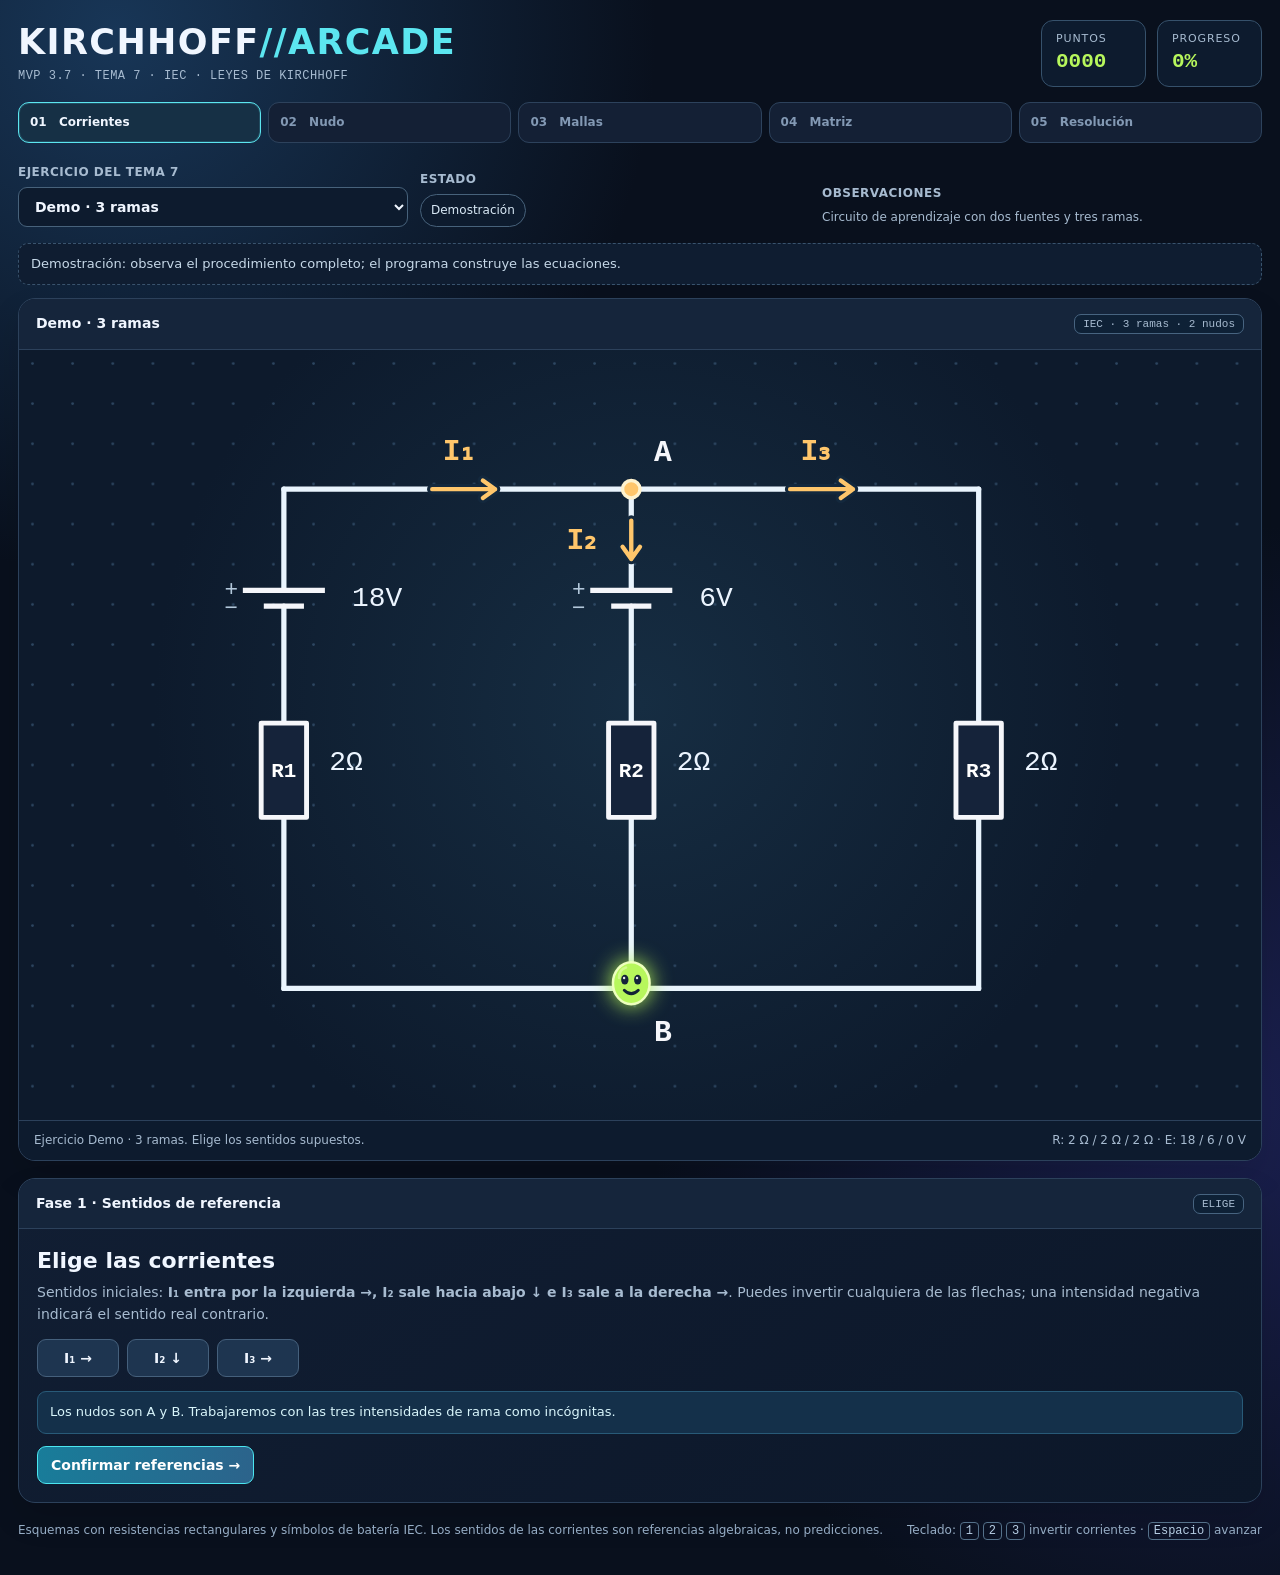
<file: kirchhoff/index.html>
<!doctype html>
<html lang="es">
<head>
<meta charset="utf-8">
<meta name="viewport" content="width=device-width, initial-scale=1">
<meta name="color-scheme" content="dark">
<title>Kirchhoff Arcade · MVP 3.7</title>
<style>
  :root { --bg:#09101d; --card:#111c30; --card2:#0c182b; --border:#2c415b; --txt:#f0f6ff; --muted:#a7bbd0; --cyan:#5ce6f0; --lime:#b7f75c; --amber:#ffc66b; --red:#ff7786; --purple:#ac98ff; }
  *{box-sizing:border-box}
  body{margin:0;background:radial-gradient(circle at 9% 2%,#183657 0,transparent 28%),radial-gradient(circle at 96% 70%,#1b2050 0,transparent 35%),var(--bg);color:var(--txt);font:15px/1.55 system-ui,-apple-system,"Segoe UI",sans-serif;min-height:100vh}
  .shell{max-width:1580px;margin:auto;padding:20px 18px 34px}
  .top{display:flex;align-items:center;justify-content:space-between;gap:14px;flex-wrap:wrap;margin-bottom:15px}
  .logo{font-size:clamp(25px,3vw,35px);font-weight:900;letter-spacing:.04em;line-height:1.1}
  .logo span{color:var(--cyan)}
  .sub{font:12px/1.4 ui-monospace,Consolas,monospace;color:var(--muted);margin-top:6px;letter-spacing:.04em}
  .score{display:flex;gap:11px;flex-wrap:wrap}
  .stat{background:#0d1b2e;border:1px solid #36516b;padding:9px 14px;border-radius:12px;min-width:105px}
  .stat small{display:block;color:var(--muted);font-size:11px;text-transform:uppercase;letter-spacing:.08em}
  .stat strong{font:700 21px/1.45 ui-monospace,Consolas,monospace;color:var(--lime)}
  .stages{display:flex;gap:7px;margin:12px 0 16px;overflow:auto;padding-bottom:4px}
  .stage{flex:1;min-width:132px;background:#142035;border:1px solid #2d425c;border-radius:11px;padding:10px 11px;color:#8399b4;font-size:12px;font-weight:700}
  .stage.active{border-color:var(--cyan);color:var(--txt);background:#163045;box-shadow:inset 0 0 0 1px #5ce6f02a}
  .stage.done{color:var(--lime);border-color:#53843e}
  .stage b{margin-right:8px;color:inherit}
  .layout{display:grid;grid-template-columns:1fr;gap:17px;align-items:start}
  .card{background:linear-gradient(145deg,#111e33,#0c1729);border:1px solid var(--border);border-radius:17px;box-shadow:0 16px 33px #0000001f;overflow:hidden}
  .cardhead{display:flex;justify-content:space-between;align-items:center;gap:12px;padding:14px 17px;border-bottom:1px solid var(--border);background:#15253b}
  .cardhead strong{font-size:14px}
  .chip{border:1px solid #476480;background:#0e2136;border-radius:7px;padding:3px 8px;color:var(--muted);font:11px ui-monospace,Consolas,monospace}
  .board{padding:10px;background:radial-gradient(circle at 50% 46%,#162d42 0,#0d1a2c 65%);position:relative}
  #circuit{display:block;width:100%;height:auto;max-height:min(1000px,78vw);overflow:visible}
  .wire{stroke:#e9f4fd;stroke-width:3;fill:none;stroke-linecap:round;stroke-linejoin:round}
  .symbol{stroke:#f5f6fa;stroke-width:2.8;fill:#15233a;stroke-linejoin:round}
  .source-plate{stroke:#f5f6fa;stroke-width:3;stroke-linecap:square}
  .txt{fill:#f5f6fa;font:600 17px ui-monospace,Consolas,monospace}
  .txtsm{fill:#b2c7da;font:13px ui-monospace,Consolas,monospace}
  .component-value{fill:#ecf5ff;font:400 16px/1.2 ui-monospace,Consolas,monospace;pointer-events:none}
  .resistor-name{fill:#fff;font:700 12px ui-monospace,Consolas,monospace;text-anchor:middle;pointer-events:none}
  .direction-outline{fill:none;stroke:#13283d;stroke-width:6;stroke-linecap:round;stroke-linejoin:round}
  .direction{stroke:var(--amber);stroke-width:2.5;fill:none;stroke-linecap:round;stroke-linejoin:round}
  .dirlabel{fill:var(--amber);font:750 17px ui-monospace,Consolas,monospace;pointer-events:none}
  .dir-result{fill:var(--amber);stroke:#0b1c2c;stroke-width:3;paint-order:stroke;stroke-linejoin:round;font:650 17px ui-monospace,Consolas,monospace;pointer-events:none}
  .dir-result.six-current-value{font-size:15px}
  .dir-result.six-current-value.tight-value{font-size:13px}
  .dir-result.six-current-value.narrow-value{font-size:12px}
  .nod{fill:var(--amber);stroke:#fff3ce;stroke-width:2}
  .nodeglow{fill:none;stroke:var(--amber);stroke-width:2;opacity:.7}
  .branch-hit{fill:transparent;cursor:pointer}
  .branch-hit:focus{outline:none;stroke:var(--cyan);stroke-width:2;stroke-dasharray:5 5}
  .node-hit{fill:transparent;cursor:pointer}

  .dirclick{fill:transparent;cursor:pointer}
  /* Un sombreado violeta tenue distingue la malla activa del ámbar de las corrientes,
     del verde del personaje y del blanco de los símbolos. Detrás de todos ellos. */
  .glowloop{fill:#7569a8;fill-opacity:.28;stroke:#c4b9f0;stroke-opacity:.67;stroke-width:1.8;stroke-dasharray:8 7;pointer-events:none}
  #hero{--worm-fill:#b7f75c;--worm-edge:#edffbe;--worm-dark:#619b36;--worm-glow:#b7f755}
  #hero.hero-sad{--worm-fill:#a64a17;--worm-edge:#e99659;--worm-dark:#723317;--worm-glow:#e9965955}
  .hero-body,.hero-segment{fill:var(--worm-fill);stroke:var(--worm-edge);stroke-width:1.4}
  .hero-segment{stroke-width:1.1}
  .hero-spine{fill:none;stroke:var(--worm-dark);stroke-width:10;stroke-linecap:round;stroke-linejoin:round}
  .hero-shine{fill:none;stroke:var(--worm-edge);stroke-width:1.5;stroke-linecap:round;opacity:.5;pointer-events:none}
  .hero-eye{fill:#15233a}
  .hero-eye-light{fill:#fff;opacity:.9}
  .hero-mouth{stroke:#122236;stroke-width:1.7;fill:none;stroke-linecap:round}
  .hero-eyes{transform-box:fill-box;transform-origin:center;transition:transform .28s ease-in-out,opacity .25s ease-in-out}
  #heroMouth{transition:opacity .25s ease-in-out}
  .hero-open-smile{opacity:0;transform:scaleY(.2);transform-box:fill-box;transform-origin:center;transition:opacity .28s ease-in-out,transform .28s ease-in-out}
  .hero-hand{opacity:0;transform:translateY(5px) scale(.6);transform-origin:11px 4px;transition:opacity .3s ease-in-out,transform .3s ease-in-out;pointer-events:none}
  .hero-hand-outline{fill:var(--worm-fill);stroke:var(--worm-edge);stroke-width:1;stroke-linecap:round;stroke-linejoin:round}
  .hero-greeting .hero-eyes{transform:scaleY(.18)}
  .hero-greeting #heroMouth{opacity:0}
  .hero-greeting .hero-open-smile{opacity:1;transform:scaleY(1)}
  .hero-greeting .hero-hand{opacity:1;transform:translateY(0) scale(1)}
  .hero-greeting #heroWave{animation:heroWave 1.2s ease-in-out;transform-origin:0 0}
  @keyframes heroWave{0%,100%{transform:rotate(0deg)}20%,60%{transform:rotate(-17deg)}40%,80%{transform:rotate(18deg)}}
  .hero-face{transform-box:fill-box;transform-origin:center}
  .hero-pain{opacity:0;transition:opacity .28s ease-in-out;pointer-events:none}
  .hero-happy .hero-eyes{transform:scaleY(.3)}
  .hero-happy #heroMouth{opacity:0}
  .hero-happy .hero-open-smile{opacity:1;transform:scaleY(1);animation:heroLaugh 1.15s ease-in-out infinite}
  .hero-happy .hero-face{animation:heroJoy 1.15s ease-in-out infinite}
  .hero-suffering .hero-eyes,.hero-suffering #heroMouth{opacity:0}
  .hero-suffering .hero-pain{opacity:1}
  .hero-suffering .hero-face{animation:heroWince .65s ease-in-out infinite}
  .hero-suffering .hero-tear{animation:heroTear 1.3s ease-in-out infinite}
  @keyframes heroJoy{0%,100%{transform:translateY(0) scale(1)}50%{transform:translateY(-.7px) scale(1.04)}}
  @keyframes heroLaugh{0%,100%{transform:scaleY(.9)}50%{transform:scaleY(1.08)}}
  @keyframes heroWince{0%,100%{transform:rotate(0deg)}25%{transform:rotate(-2deg)}75%{transform:rotate(2deg)}}
  @keyframes heroTear{0%{opacity:0;transform:translateY(-1px)}25%{opacity:.9}100%{opacity:0;transform:translateY(5px)}}
  .hero-tip{fill:var(--worm-edge);stroke:var(--worm-dark);stroke-width:1.5;stroke-linejoin:round}
  .lap-chip{color:var(--amber);font-weight:700;margin:6px 0 0}
  .eq-equals{display:flex;align-items:center;justify-content:center;font:900 30px ui-monospace,monospace;color:var(--cyan)}
  #hero{filter:drop-shadow(0 0 6px var(--worm-glow));cursor:pointer;pointer-events:all;touch-action:none;user-select:none}
  #hero.hero-user-hidden{visibility:hidden;pointer-events:none}
  #heroHit{fill:none;stroke:transparent;stroke-width:28;pointer-events:stroke;cursor:pointer}
  .boardfoot{display:flex;justify-content:space-between;gap:10px;flex-wrap:wrap;padding:10px 15px;background:#0d1b2e;border-top:1px solid var(--border);color:var(--muted);font-size:12px}
  .boardfoot b{color:var(--cyan);font-weight:600}
  .body{padding:18px}
  .phase-title{margin:0 0 7px;font-size:22px;font-weight:850;line-height:1.25}
  .desc{color:var(--muted);margin:0 0 14px;font-size:14px}
  .btnrow{display:flex;gap:9px;flex-wrap:wrap;align-items:center}
  button{color:var(--txt);font:600 14px system-ui,sans-serif;border:1px solid #45607c;background:#1e3550;padding:10px 13px;border-radius:9px;cursor:pointer;transition:filter .12s,transform .12s}
  button:hover:not(:disabled){filter:brightness(1.18)}
  button:active:not(:disabled){transform:translateY(1px)}
  button:disabled{opacity:.4;cursor:not-allowed}
  button.primary{background:linear-gradient(100deg,#187d9a,#2c638b);border-color:#4be6f0;color:white}
  button.success{background:#376c37;border-color:#91db66}
  button.ghost{background:transparent;border-color:#47627b;color:#afc6dc}
  button.small{padding:7px 10px;font-size:12px}
  button.selected{background:#3d4f76;border-color:var(--cyan);box-shadow:inset 0 0 0 1px #5ce6f050}
  .eqpanel{padding:13px;background:#0a1729;border:1px solid #324967;border-radius:12px;margin:13px 0}
  .eqtitle{color:var(--cyan);font-weight:800;font-size:11px;letter-spacing:.1em;text-transform:uppercase;margin-bottom:8px}
  .eq{font:600 clamp(15px,2vw,20px)/1.8 ui-monospace,Consolas,monospace;word-break:break-word}
  .eq + .eq{border-top:1px dashed #294661;padding-top:6px;margin-top:6px}
  .eq.good{color:var(--lime)}
  .node-eq-list{display:grid;gap:0;width:100%;margin:3px 0}
  .node-eq-row{display:grid;grid-template-columns:75px minmax(0,1fr);gap:10px;align-items:baseline;padding:9px 2px;border-bottom:1px solid #29415b}
  .node-eq-row:last-child{border-bottom:0}
  .node-eq-label{color:#a9c4db;font:700 12px/1.6 system-ui,sans-serif}
  .node-eq-formula{font:700 clamp(14px,1.6vw,17px)/1.5 ui-monospace,Consolas,monospace;font-variant-numeric:tabular-nums;white-space:normal;overflow-wrap:anywhere}

  .notes{font-size:13px;color:var(--muted)}
  .message{padding:10px 12px;border-radius:9px;background:#14304a;color:#d8f5fb;border:1px solid #285a78;font-size:13px;min-height:43px;margin:12px 0}
  .message.bad{background:#3c2233;border-color:#a95166;color:#ffe1e7}
  .message.good{background:#1b382b;border-color:#5f9f64;color:#d2ffd8}
  .dirbuttons{display:flex;gap:8px;flex-wrap:wrap;margin:8px 0 14px}
  .dirbuttons button{min-width:82px}
  .build{display:grid;grid-template-columns:minmax(0,1fr) 38px minmax(0,1fr);gap:9px;margin:13px 0}
  .build .eqpanel{margin:0;min-height:100px}
  .mathlabel{display:block;color:var(--muted);font-size:11px;line-height:1.3}
  .eqlist{margin-top:10px;padding:10px 12px;background:#101f35;border-radius:10px;border:1px solid #314d6b}
  .eqlist .eq{font-size:14px}
  .component-source.component-lit,.component-resistor.component-lit{filter:drop-shadow(0 0 9px #ffe288) drop-shadow(0 0 7px #ffca55)}
  .component-source.component-lit .source-plate{stroke:#fff1ae;stroke-width:5;filter:drop-shadow(0 0 7px #ffd463)}
  .component-source.component-lit .source-halo{fill:#715119;stroke:#ffe08a;stroke-width:2.2}
  .component-source.component-lit rect:not(.source-halo){fill:#79551d;stroke:#ffe08a;stroke-width:2}
  .component-source.component-lit .source-lead{stroke:#ffe9a0;stroke-width:4}
  .component-source.component-lit text{fill:#fff0af;filter:drop-shadow(0 0 5px #ffd463)}
  .component-resistor.component-lit .symbol{stroke:#fff2b9;stroke-width:5;fill:#79551f;filter:drop-shadow(0 0 10px #ffe288)}
  .component-resistor.component-lit text{fill:#fff0af;filter:drop-shadow(0 0 5px #ffe28c)}
  .circuit-controls{padding:14px 16px 16px;background:#102139;border-top:1px solid #3d5772;display:grid;gap:10px}
  .circuit-controls .message{margin:2px 0}
  .circuit-controls .lap-chip{margin:2px 0}
  .circuit-controls .btnrow{margin:0}
  .circuit-controls-inner{display:grid;gap:10px}
  .circuit-controls .control-groups{display:flex;flex-wrap:wrap;gap:10px 20px;align-items:center}
  .circuit-controls .control-actions{display:flex;align-items:center;gap:9px;flex-wrap:wrap}
  .board-equations{padding:12px 15px;background:#0a1729;border-top:1px solid #344c67}
  .board-equations .eqtitle{margin-bottom:8px}
  .board-eq-row{display:grid;grid-template-columns:75px minmax(0,1fr);align-items:baseline;gap:9px;padding:6px 0;border-top:1px solid #263b53}
  .board-eq-row:first-of-type{border-top:0}
  .board-eq-label{color:#b8cddf;font-size:12px;font-weight:700}
  .board-eq-formula{display:flex;align-items:baseline;justify-content:flex-start;flex-wrap:wrap;column-gap:14px;row-gap:2px;font:650 clamp(14px,1.65vw,18px)/1.7 ui-monospace,Consolas,monospace}
  .board-eq-left,.board-eq-right{min-width:50px}
  .board-eq-equal{color:var(--cyan);font-weight:900;font-size:22px}
  .flash-term{display:inline-block;white-space:nowrap;border-radius:4px;padding:0 3px;animation:termBlink .9s step-end infinite!important;will-change:opacity,background-color;color:#ffec95}
  @keyframes termBlink{0%,49%{color:#ffe083;opacity:1;background:#99681b;text-shadow:0 0 12px #ffce55;box-shadow:0 0 9px #ffc95866}50%,100%{color:#f4f7ff;opacity:.23;background:transparent;text-shadow:none;box-shadow:none}}
  /* La flecha y el término comienzan su ciclo en el mismo fotograma al detenerse el personaje. */
  .flash-arrow{animation:arrowBlink .9s step-end infinite!important;filter:drop-shadow(0 0 4px var(--amber))}
  @keyframes arrowBlink{0%,49%{opacity:1}50%,100%{opacity:.23}}
  .reductions{padding:12px;border:1px solid #67805e;border-radius:10px;margin-bottom:12px;background:#142d2a}
  .reductions input{width:88px;background:#071426;color:#fff;border:1px solid #65896c;border-radius:6px;padding:8px;font:700 15px monospace}
  .reductions .reduce-row{display:flex;gap:10px;align-items:center;flex-wrap:wrap;margin:6px 0}
  .matrix{display:grid;grid-template-columns:repeat(3,minmax(0,1fr)) 12px minmax(0,1fr);gap:6px;align-items:center}
  .mat-head{text-align:center;color:var(--muted);font-size:11px}
  .mat-sep{height:36px;border-left:2px solid var(--cyan);margin:0 5px}
  .matrix input{width:100%;height:42px;text-align:center;background:#071426;border:1px solid #46637a;border-radius:7px;color:var(--txt);font:700 16px ui-monospace,monospace;outline:0}
  .matrix input:focus{border-color:var(--cyan);box-shadow:0 0 0 1px var(--cyan)}
  .matrix input.correct{border-color:#80b957;background:#18352c}
  .matrix input.wrong{border-color:#fc8595;background:#3b2030}
  .muted{color:var(--muted)}
  .steps{margin:14px 0;display:grid;grid-template-columns:minmax(0,1fr);gap:8px;min-width:0;width:100%}
  .step{display:flex;align-items:start;gap:10px;min-width:0;width:100%;padding:10px;border:1px solid #36516b;background:#132740;border-radius:10px;font-size:14px}
  .stepnum{flex:0 0 26px;background:#27627e;border-radius:7px;color:#e9fdff;font:800 13px ui-monospace,monospace;text-align:center;padding:4px 0}
  .step-main{flex:1;min-width:0}
  .step-heading{font-weight:800;color:#c2f3fb;font-size:14px;margin-bottom:5px}
  .step-description{color:#d3e3f4;font-size:13px;line-height:1.5;margin:5px 0 8px}
  .algebra-scroll{width:100%;min-width:0;max-width:100%;overflow-x:auto;overscroll-behavior-x:contain;border:1px solid #34506a;border-radius:8px;margin:9px 0}
  .algebra-table{border-collapse:collapse;width:max-content;min-width:100%;table-layout:auto;font:600 13px/1.4 ui-monospace,Consolas,monospace;font-variant-numeric:tabular-nums;background:#0b1b2d}
  .algebra-table col.alg-label-col{width:19%}
  .algebra-table col.alg-term-col{width:20%}
  .algebra-table col.alg-eq-col{width:6%}
  .algebra-table col.alg-result-col{width:15%}
  .algebra-table th,.algebra-table td{padding:7px 6px;text-align:right;white-space:nowrap;vertical-align:middle;border-bottom:1px solid #28445b}
  .algebra-table th{color:#94bcd6;background:#142943;font-size:11px}
  .algebra-table th:first-child,.algebra-table td:first-child{text-align:left;color:#a6c8e1;font-size:11px}
  .algebra-table td.alg-equal{text-align:center;color:var(--cyan);font-weight:900}
  .algebra-table td.alg-empty{color:#6a8197}
  .algebra-table tr:last-child td{border-bottom:0}
  .algebra-table tr.alg-total td{border-top:2px solid var(--amber);color:#ffe1a2}
  .algebra-table tr.alg-total td:first-child{font-weight:800}
  /* En móvil, ecuación completa en filas flexibles: ningún coeficiente se recorta. */
  .algebra-mobile{display:none}
  .alg-mobile-row{padding:10px 9px;border-bottom:1px solid #29435b;background:#0b1b2d}
  .alg-mobile-row:first-child{border-radius:8px 8px 0 0}
  .alg-mobile-row:last-child{border-bottom:0;border-radius:0 0 8px 8px}
  .alg-mobile-row.alg-total{border-top:2px solid var(--amber);background:#273028}
  .alg-mobile-label{font:700 12px/1.4 system-ui,sans-serif;color:#a9cde4;margin-bottom:7px;overflow-wrap:anywhere}
  .alg-mobile-equation{display:flex;align-items:baseline;flex-wrap:wrap;gap:4px 8px;font:650 14px/1.65 ui-monospace,Consolas,monospace;color:#f1f6fd;font-variant-numeric:tabular-nums}
  .alg-mobile-term,.alg-mobile-answer{white-space:nowrap}
  .alg-mobile-equal{color:var(--cyan);font-weight:900}
  .alg-mobile-answer{color:#ffda90}
  .alg-total .alg-mobile-equation{color:#ffe1a2}
  .result{display:grid;grid-template-columns:repeat(3,1fr);gap:8px;margin:15px 0}
  .result div{background:#163529;border:1px solid #5a9358;padding:12px 7px;text-align:center;border-radius:11px}
  .result small{display:block;color:#bed4c0;font:12px ui-monospace,monospace}
  .result strong{font:800 clamp(19px,2.5vw,27px) ui-monospace,monospace;color:var(--lime)}
  .footer{margin-top:18px;font-size:12px;color:#96adc5;line-height:1.6}
  .hide{display:none!important}
  .flexbetween{display:flex;align-items:center;justify-content:space-between;gap:12px;flex-wrap:wrap}
  .key{font:12px ui-monospace,monospace;border:1px solid #55718a;border-radius:4px;padding:1px 5px;color:#b7cee4}
  @media(max-width:970px){.layout{grid-template-columns:1fr}.stages{flex-wrap:wrap}.stage{flex:1 1 30%}}
  @media(max-width:640px){
    .card,.body,.steps,.step-main,.eqpanel{min-width:0}
    .algebra-desktop{display:none}
    .algebra-mobile{display:grid;border:1px solid #34506a;border-radius:8px;margin:9px 0;min-width:0;width:100%}
    .eq,.node-eq-formula,.board-eq-formula,.adv-eqline{overflow-wrap:anywhere;word-break:normal}
    .board-eq-row,.node-eq-row{grid-template-columns:58px minmax(0,1fr);gap:6px}
    .result{grid-template-columns:repeat(auto-fit,minmax(90px,1fr))}
  }
  @media(max-width:540px){.shell{padding:12px 8px 25px}.body{padding:13px}.logo{font-size:24px}.stage{min-width:90px;padding:8px;font-size:10px}.stat{min-width:76px}.build{grid-template-columns:minmax(0,1fr) 22px minmax(0,1fr)}.board{padding:3px}.cardhead{padding:10px}}
  
  .challenge{padding:12px;margin:10px 0;border:1px solid #805b25;border-radius:11px;background:#1d2436;display:grid;gap:10px;min-width:0}
  .challenge h3{margin:0;font-size:15px;color:#ffd88c}
  .challenge .choices{display:flex;flex-wrap:wrap;gap:7px}
  .challenge input,.challenge select{min-width:0;max-width:100%;padding:10px;border-radius:7px;background:#0a1728;color:#f3f5fb;border:1px solid #7293a5;font:600 16px ui-monospace,monospace}
  .challenge input{width:100%}
  .challenge .feedback{font-size:13px;color:#ffcc99}
  .challenge .feedback.good{color:#b7f75c}
  .challenge label{display:grid;gap:5px;font-size:13px;color:#d3e0f1}
  .challenge-row{display:grid;grid-template-columns:repeat(auto-fit,minmax(116px,1fr));gap:8px}
  .challenge .chosen{border-color:#f6bb5c;background:#514125}
  .kcl-live{background:#0a1729;border:1px solid #46627e;border-radius:9px;padding:11px 12px;min-width:0}
  .kcl-live-title{font:700 12px system-ui,sans-serif;color:#b8cddf;margin-bottom:6px}
  .kcl-live-expression{display:flex;align-items:baseline;gap:8px;min-height:35px;font:700 clamp(17px,3.6vw,22px)/1.6 ui-monospace,Consolas,monospace;flex-wrap:wrap;overflow-wrap:anywhere}
  .kcl-live-side{display:inline-flex;align-items:baseline;flex-wrap:wrap;column-gap:7px;row-gap:3px;min-width:12px}
  .kcl-live-equals{color:var(--cyan)}
  .kcl-live-term{display:inline-block;white-space:nowrap;border-radius:4px;padding:0 2px;color:#f5f6fa}
  .kcl-live-term.blink-three{animation:kclTermBlink .48s steps(1,end) 3}
  @keyframes kclTermBlink{0%,49%{color:#ffe6a4;background:#87601e;opacity:1;text-shadow:0 0 7px #ffdf84}50%,99%{color:#ffe6a4;background:transparent;opacity:.22;text-shadow:none}100%{color:#f5f6fa;background:transparent;opacity:1;text-shadow:none}}
  .difficulty{font-weight:800;color:#ffdc91}
  .exercisebar{display:flex;gap:12px;flex-wrap:wrap;align-items:end;margin:0 0 16px}
  .field{display:grid;gap:5px;min-width:0;max-width:100%;flex:1 1 270px}
  .field label{font-size:12px;color:var(--muted);font-weight:700;letter-spacing:.04em;text-transform:uppercase}
  select{max-width:100%;background:#0d1b2e;border:1px solid #47627b;color:var(--txt);border-radius:9px;padding:10px 12px;font:600 14px system-ui,sans-serif}
  .mini{font-size:12px;color:var(--muted)}
  .pill{display:inline-flex;align-items:center;gap:6px;padding:6px 10px;border:1px solid #47627b;border-radius:999px;background:#0d1b2e;font-size:12px;color:#d9e9f6}
  .helper{margin-top:10px;padding:10px 12px;background:#0f1d31;border:1px dashed #39536d;border-radius:10px;font-size:13px;color:#c6d8e8}
  .fx-plusminus{fill:#0d1b2e;stroke:#ffd78f;stroke-width:2}
  .fx-pm-text{fill:#ffd78f;font:900 16px ui-monospace,monospace;text-anchor:middle;dominant-baseline:middle}
  .fx-arrow{stroke:var(--amber);stroke-width:3;fill:none;stroke-linecap:round;stroke-linejoin:round}
  .fx-current-dot{fill:#ffe0a0;filter:drop-shadow(0 0 5px #ffd58f)}
  .fx-current-halo{fill:#ffecc6;opacity:.19}
  .adv-mat-overflow{overflow-x:auto;margin:12px 0;padding:10px;background:#0b1c30;border:1px solid #36506a;border-radius:10px}
  .adv-mat-head,.adv-mat-row{display:grid;grid-template-columns:repeat(7,minmax(48px,1fr));gap:5px;min-width:395px;margin:4px 0}
  .adv-mat-head span{font:700 12px monospace;color:#a4cde3;text-align:center}
  .adv-mat-row input{width:100%;height:36px;text-align:center;background:#081526;color:#fff;border:1px solid #4c6884;border-radius:5px;font:700 13px monospace}
  .adv-mat-row input.correct{border-color:#93cd72;background:#153528}
  .adv-mat-row input.wrong{border-color:#f47c8b;background:#3a1b2b}
  .adv-eqline{font:600 13px/1.65 ui-monospace,Consolas,monospace;white-space:normal;word-break:break-word;padding:4px 6px;border-bottom:1px solid #2e4560}
  @media(prefers-reduced-motion:reduce){*{scroll-behavior:auto!important;animation:none!important;transition:none!important}.flash-term{opacity:1!important;background:#99681b!important;color:#ffe083!important}.flash-arrow{opacity:1!important}}
</style>
</head>
<body>
<div class="shell">
  <header class="top">
    <div><div class="logo">KIRCHHOFF<span>//ARCADE</span></div><div class="sub">MVP 3.7 · TEMA 7 · IEC · LEYES DE KIRCHHOFF</div></div>
    <div class="score"><div class="stat"><small>Puntos</small><strong id="score">0000</strong></div><div class="stat"><small>Progreso</small><strong id="percent">0%</strong></div></div>
  </header>
  <nav class="stages" id="stagebar" aria-label="Fases">
    <div class="stage active" data-stage="0"><b>01</b> Corrientes</div>
    <div class="stage" data-stage="1"><b>02</b> Nudo</div>
    <div class="stage" data-stage="2"><b>03</b> Mallas</div>
    <div class="stage" data-stage="3"><b>04</b> Matriz</div>
    <div class="stage" data-stage="4"><b>05</b> Resolución</div>
  </nav>
  <div class="exercisebar">
    <div class="field">
      <label for="exerciseSelect">Ejercicio del tema 7</label>
      <select id="exerciseSelect"></select>
    </div>
    <div class="field">
      <label>Estado</label>
      <div><span class="pill" id="exerciseStatus">Adaptado al MVP</span></div>
    </div>
    <div class="field" style="flex:1 1 320px">
      <label>Observaciones</label>
      <div class="mini" id="exerciseHint">Selecciona un ejercicio: reinicia la partida con sus resistencias y fuentes.</div>
    </div>
  </div>
  <p class="helper" id="difficultyInfo">Demo: observación guiada. Primer ejercicio: nivel 1. Resto: nivel 2.</p>
  <main class="layout">
    <section class="card">
      <div class="cardhead"><strong id="boardTitle">Circuito de tres ramas · 2 nudos</strong><span class="chip" id="boardBadge">IEC · CC</span></div>
      <div class="board">
        <svg id="circuit" viewBox="0 0 700 430" role="img" aria-label="Circuito de corriente continua con símbolos IEC y flechas seleccionables">
          <defs><pattern id="dots" width="23" height="23" patternUnits="userSpaceOnUse"><circle cx="2" cy="2" r=".8" fill="#34516e" opacity=".8"/></pattern></defs>
          <rect x="0" y="0" width="700" height="430" fill="url(#dots)"/>
          <rect id="loopHighlight" class="glowloop hide" x="156" y="87" width="179" height="260" rx="11"/>
          <g id="staticCircuit"></g>
          <g id="loopArrows"></g>
          <g id="dirGraphics"></g>
          <g id="flowFX"></g>
          <g id="sourceArrowFX"></g>
          <g id="componentFX"></g>
          <circle class="nodeglow hide" id="nodePulse" cx="345" cy="74" r="19"/>
          <rect class="dirclick" tabindex="0" role="button" aria-label="Cambiar I1" id="dirHit0" x="180" y="43" width="126" height="65"/>
          <rect class="dirclick" tabindex="0" role="button" aria-label="Cambiar I2" id="dirHit1" x="353" y="74" width="92" height="67"/>
          <rect class="dirclick" tabindex="0" role="button" aria-label="Cambiar I3" id="dirHit2" x="395" y="43" width="127" height="65"/>
          <circle class="node-hit" id="nodeHit" tabindex="0" role="button" aria-label="Analizar nudo A" cx="345" cy="74" r="29"/>
          <g id="hero" transform="translate(345 360)">
            <g id="heroTail" visibility="hidden" aria-hidden="true">
              <path id="heroSpine" class="hero-spine"/>
              <g id="heroSegments"></g>
            </g>
            <g id="heroShape">
              <path id="heroTip" visibility="hidden" class="hero-tip" d="M0 -26 Q-1 -26 -2 -23 L-9 -13 Q-10 -11 -7 -12 L0 -15 L7 -12 Q10 -11 9 -13 L2 -23 Q1 -26 0 -26Z"/>
              <ellipse id="heroBody" class="hero-body" cx="0" cy="-3" rx="10.5" ry="12"/>
              <path class="hero-shine" d="M-7 -6 Q-7 -11 -3 -12"/>
              <g class="hero-face"><g class="hero-eyes"><ellipse class="hero-eye" cx="-3.7" cy="-5" rx="2.1" ry="2.8"/>
              <ellipse class="hero-eye" cx="3.7" cy="-5" rx="2.1" ry="2.8"/>
              <circle class="hero-eye-light" cx="-4.1" cy="-6" r=".7"/>
              <circle class="hero-eye-light" cx="3.3" cy="-6" r=".7"/></g>
              <path id="heroMouth" class="hero-mouth" d="M-4 1 Q0 5 4 1"/>
              <g class="hero-open-smile" aria-hidden="true">
                <path d="M-5 1 Q0 3 5 1 Q4 8 0 8 Q-4 8 -5 1Z" fill="#122236"/>
                <path d="M-2.8 6 Q0 4.5 2.8 6 Q0 8.5 -2.8 6Z" fill="#f49b98"/>
              </g>
              <g class="hero-pain" aria-hidden="true">
                <path d="M-6.5 -7 L-2.5 -5 L-6.5 -3 M6.5 -7 L2.5 -5 L6.5 -3 M-7 -10 Q-4 -11 -2 -9 M2 -9 Q4 -11 7 -10" fill="none" stroke="#122236" stroke-width="1.5" stroke-linecap="round" stroke-linejoin="round"/>
                <path d="M-5 2 Q0 -1 5 2 L4 7 Q0 5 -4 7Z" fill="#fff0d6" stroke="#122236" stroke-width="1.2" stroke-linejoin="round"/>
                <path d="M-4.5 4 H4.5 M-1.5 1 V6 M1.5 1 V6" fill="none" stroke="#122236" stroke-width=".7"/>
                <path class="hero-tear" d="M8 -2 Q12 3 8 3 Q5 3 8 -2Z" fill="#8ee8fa"/>
              </g></g>
              <g class="hero-hand" aria-hidden="true"><g transform="translate(11 4)"><g id="heroWave">
                <path d="M-2 0 Q7 2 7 -8" fill="none" stroke="var(--worm-edge)" stroke-width="2.6" stroke-linecap="round"/>
                <path class="hero-hand-outline" d="M5 -7 L2 -11 Q1 -13 2.5 -13 Q4 -13 5 -10 L4 -17 Q4 -19 5.5 -18 L7 -12 L7 -20 Q8 -22 9 -20 L9.5 -12 L11 -18 Q12 -20 13 -18 L12 -10 L14 -14 Q16 -16 16 -13 L13 -6 Q9 -2 5 -7Z"/>
              </g></g></g>
            </g>
            <path id="heroHit" visibility="hidden" aria-hidden="true"/>
          </g>
        </svg>
      </div>
      <div id="boardEquations" class="board-equations hide" aria-live="polite">
        <div class="eqtitle">Ecuaciones de malla · se completan durante el recorrido</div>
        <div class="board-eq-row"><div class="board-eq-label">Malla 1</div><div class="board-eq-formula"><span class="board-eq-left" id="boardM0R"></span><span class="board-eq-equal">=</span><span class="board-eq-right" id="boardM0E"></span></div></div>
        <div class="board-eq-row"><div class="board-eq-label">Malla 2</div><div class="board-eq-formula"><span class="board-eq-left" id="boardM1R"></span><span class="board-eq-equal">=</span><span class="board-eq-right" id="boardM1E"></span></div></div>
      </div>
      <div id="advBoardEquations" class="board-equations hide" aria-live="polite"><div class="eqtitle">Actividad 7.6 · ecuaciones construidas debajo del circuito</div><div id="advBoardRows"></div></div>
      <div id="circuitControls" class="circuit-controls hide" aria-label="Controles del recorrido bajo el circuito">
        <div id="standardCircuitControls" class="circuit-controls-inner hide">
          <div class="control-groups">
            <div class="btnrow" id="loopButtons"><button data-loop="0" class="selected">Malla 1 · izquierda</button><button data-loop="1">Malla 2 · derecha</button></div>
            <div class="btnrow"><button id="cw" class="small selected">Horario ↻</button><button id="ccw" class="small">Antihorario ↺</button><button id="resetLoop" class="small ghost">Repetir recorrido</button></div>
          </div>
          <div class="lap-chip" id="lapLabel">Vuelta 1/2 · resistencias (R·I)</div>
          <div class="message" id="loopFeedback">Comienza el recorrido de la malla 1.</div>
          <div id="termChallenge" class="challenge hide" aria-live="polite"></div>
          <div class="control-actions"><button class="primary" id="advance">Avanzar al siguiente elemento →</button><button class="success hide" id="goMatrix">Organizar el sistema →</button></div>
        </div>
        <div id="advancedCircuitControls" class="circuit-controls-inner hide">
          <div class="control-groups">
            <div class="btnrow" id="advLoopButtons"><button class="small selected" data-sixloop="0">Malla 1</button><button class="small" data-sixloop="1">Malla 2</button><button class="small" data-sixloop="2">Malla 3</button></div>
            <div class="btnrow"><button class="small selected" id="advCw">Horario ↻</button><button class="small" id="advCcw">Antihorario ↺</button></div>
          </div>
          <div class="lap-chip" id="advLap">Vuelta 1/2 · Σ R·I</div>
          <p class="message" id="advLoopMsg">Cada malla parte de su nudo indicado: C, C o D.</p>
          <div id="sixTermChallenge" class="challenge hide" aria-live="polite"></div>
          <div class="control-actions"><button class="primary" id="advNext">Iniciar recorrido desde C →</button><button class="success hide" id="advToMatrix">Construir matriz 6 × 6 →</button></div>
        </div>
      </div>
      <div class="boardfoot"><span id="boardState">Selecciona las flechas: cualquier referencia es válida.</span><span id="boardSummary">Fuentes: 18 V, 6 V · R: 2 Ω</span></div>
    </section>
    <section class="card" aria-live="polite" id="phaseCard">
      <div class="cardhead"><strong id="phaseHead">Fase 1 · Sentidos de referencia</strong><span class="chip" id="phaseChip">ELIGE</span></div>
      <div class="body">
        <div id="advancedPhase" class="hide">
          <h1 class="phase-title">Actividad resuelta 7.6 · Kirchhoff completo</h1>
          <p class="desc">Circuito original organizado en <b>4 nudos (n−1 = 3)</b>, <b>6 ramas</b> y <b>3 mallas</b>. Los elementos en serie de cada rama conservan sus valores y polaridades. Las referencias de corriente son elecciones algebraicas.</p>
          <div class="eqtitle">Sentidos supuestos de I₁ a I₆</div>
          <div class="dirbuttons" id="advDirections"></div>
          <p class="message" id="advInfo"></p>
          <button class="primary" id="advStart">Confirmar sentidos y obtener ecuaciones de nudos →</button>
          <div id="sixNodeChallenge" class="challenge hide" aria-live="polite"></div>
          <div id="advKCL" class="eqpanel hide"><div class="eqtitle">Primera ley · 3 ecuaciones independientes</div><div class="eq" style="font-size:14px" id="advKCLtext"></div></div>
          <div id="advLoops" class="hide">
            <h2 class="phase-title" style="font-size:19px">Mallas · dos vueltas por malla</h2>
            <p class="desc">Selecciona la malla, el sentido de recorrido y continúa las animaciones con los controles situados debajo del circuito. Las ecuaciones se construyen en un único lugar, bajo el esquema.</p>
          </div>
          <div id="advMatrix" class="hide">
            <h2 class="phase-title">Sistema matricial 6 × 6</h2>
            <p class="desc">Las ecuaciones de nudo se normalizan con todas las incógnitas a la izquierda y cero a la derecha. Escribe los coeficientes de cada ecuación.</p>
            <div class="eqlist"><div class="eqtitle">Tres nudos + tres mallas</div><div id="advMatEqs"></div></div>
            <div class="adv-mat-overflow"><div id="advMatInputs"></div></div>
            <div class="btnrow"><button class="primary" id="advMatVerify">Comprobar matriz</button><button class="ghost small" id="advFill">Rellenar para probar</button></div>
            <div class="message" id="advMatFeedback"></div>
            <button class="success hide" id="advSolveBtn">Resolver mediante sustitución y reducción →</button>
          </div>
          <div id="advSolve" class="hide">
            <h2 class="phase-title">Resolución algebraica</h2>
            <p class="desc">Como en la demostración: sustituimos los nudos en las mallas, aplicamos reducción con los coeficientes alineados, hacemos sustitución regresiva y comprobamos el circuito.</p>
            <div class="steps" id="advSolveSteps"></div>
            <button class="primary" id="advSolveNext">Siguiente paso →</button>
            <div id="sixFinalChallenge" class="challenge hide" aria-live="polite"></div>
            <div id="advResultPanel" class="hide" style="margin-top:14px">
              <div class="eqtitle">Intensidades calculadas</div>
              <div class="result" id="advResults"></div>
              <div class="message good" id="advResultCheck">Comprobación de las ecuaciones originales.</div>
            </div>
          </div>
        </div>
        <div id="phase0">
          <h1 class="phase-title">Elige las corrientes</h1>
          <p class="desc">Sentidos iniciales: <b>I₁ entra por la izquierda →, I₂ sale hacia abajo ↓ e I₃ sale a la derecha →</b>. Puedes invertir cualquiera de las flechas; una intensidad negativa indicará el sentido real contrario.</p>
          <div class="reductions hide" id="reductions"><div class="eqtitle">Paso inicial · simplificación de resistencias</div><div id="reduceRows"></div><button class="small success" id="checkReductions">Comprobar equivalencias</button><span id="reduceMsg" class="mini"></span></div>
          <div class="dirbuttons" id="dirButtons"></div>
          <div class="message">Los nudos son A y B. Trabajaremos con las tres intensidades de rama como incógnitas.</div>
          <button class="primary" id="confirmDirs">Confirmar referencias →</button>
        </div>
        <div id="networkPhase" class="hide">
          <h1 class="phase-title">Resistencia equivalente entre A y B</h1>
          <p class="desc" id="networkIntro">Observa la red original del ejercicio y calcula la resistencia equivalente vista desde los terminales A y B.</p>
          <div class="eqpanel"><div class="eqtitle">Desafío de equivalencias</div>
            <div class="btnrow"><label for="networkR">R<sub>eq</sub> (Ω):</label><input id="networkR" style="background:#081527;border:1px solid #56748e;color:#fff;border-radius:8px;padding:10px;width:130px;font:700 18px monospace" type="text" inputmode="decimal" placeholder="?"/><button class="primary" id="networkVerify">Comprobar</button></div>
            <div class="message" id="networkFeedback">Utiliza los símbolos IEC y las asociaciones eléctricas que correspondan.</div>
          </div>
          <div class="btnrow"><button id="networkHint" class="ghost">Mostrar una pista</button><button id="networkExplain" class="small ghost hide">Ver procedimiento</button></div>
          <div class="steps" id="networkSteps"></div>
          <div class="message good hide" id="networkDone">Ejercicio resuelto y verificado.</div>
          <button id="networkRestart" class="success hide">Volver a jugar</button>
        </div>
        <div id="phase1" class="hide">
          <h1 class="phase-title">Ley de los nudos</h1>
          <p class="desc">Construye la igualdad: <b>corrientes que entran = corrientes que salen</b>. Hay 2 nudos, por tanto <b>n − 1 = 1 ecuación independiente</b>.</p>
          <div class="btnrow hide"><button id="selectA" class="primary">Analizar nudo A</button><button id="selectB" class="ghost">Analizar nudo B</button></div>
          <div id="nodeChallenge" class="challenge hide" aria-live="polite"></div>
          <div class="eqpanel hide" id="nodeEqPanel"><div class="eqtitle">Ecuación KCL · n − 1 = 1</div><div class="eq" id="nodeEq"></div></div>
          <div class="message" id="nodeFeedback">Los dos nudos proporcionan ecuaciones equivalentes; basta una independiente.</div>
          <button id="goLoops" class="primary hide">Continuar a las mallas →</button>
        </div>
        <div id="phase2" class="hide">
          <h1 class="phase-title">Recorre las mallas</h1>
          <p class="desc">Cada malla requiere <b>dos vueltas completas</b>: primero construye los términos <b>R·I</b> y después recoge las tensiones de las fuentes. <b>Ambas mallas comienzan siempre en el nudo B</b>. Las caídas de tensión quedan a la izquierda del signo igual y las fuentes a la derecha.</p>
          <div class="helper" id="loopHelper">Las dos mallas comienzan en B. Debajo del circuito se construyen las ecuaciones. En la vuelta Σ R·I se iluminan las resistencias y circulan las bolitas amarillas; en Σ U se iluminan las fuentes. El término nuevo parpadea hasta continuar. Los botones para avanzar también están debajo del circuito.</div>
          <!-- Compatibilidad con el motor de ecuaciones: campos no visibles. Solo el panel del circuito muestra las ecuaciones. -->
          <div class="hide" aria-hidden="true"><span id="resBuild"></span><span id="sourceBuild"></span><span id="finishedLoops"></span></div>
        </div>
        <div id="phase3" class="hide">
          <h1 class="phase-title">Construye la matriz</h1>
          <p class="desc">Ya tienes <b>3 ecuaciones independientes para 3 incógnitas</b>. Escribe los coeficientes de I₁, I₂, I₃ y el término independiente de cada ecuación, en el orden mostrado.</p>
          <div class="eqlist"><div class="eqtitle">Sistema obtenido</div><div id="matrixEqs"></div></div>
          <div class="eqpanel"><div class="eqtitle">A · I = b</div><div class="matrix" id="matrixInputs"></div></div>
          <div class="btnrow"><button class="primary" id="verifyMatrix">Comprobar matriz</button><button class="ghost small" id="fillMatrix">Rellenar para probar</button></div>
          <div class="message" id="matrixFeedback">Utiliza números con signo. Los huecos de coeficientes nulos son 0.</div>
          <button class="success hide" id="goSolve">Resolver algebraicamente →</button>
        </div>
        <div id="phase4" class="hide">
          <h1 class="phase-title">Resolución algebraica</h1>
          <p class="desc">Orden de resolución: <b>1. Sustitución de la ecuación del nudo en las mallas; 2. Reducción de las dos ecuaciones resultantes; 3. Sustitución regresiva</b>. La igualación solo se usaría cuando resultase estrictamente necesaria. Se respetan los sentidos de referencia elegidos.</p>
          <div class="eqpanel"><div class="eqtitle">Ecuaciones obtenidas</div><div class="eq" id="solveNodal">I₁ = I₂ + I₃</div><div class="eq" id="solveMesh1">—</div><div class="eq" id="solveMesh2">—</div></div>
          <div class="steps" id="solutionSteps"></div>
          <div class="btnrow"><button class="primary" id="nextStep">Siguiente paso →</button><button class="ghost small" id="restartSteps">Repetir resolución</button></div>
          <div id="finalChallenge" class="challenge hide" aria-live="polite"></div>
          <div id="resultPanel" class="hide">
            <div class="result" id="results"></div>
            <div class="message good">Verificación: al sustituir las intensidades, <b>A · I = b</b> en las tres ecuaciones. Nivel superado.</div>
            <div class="helper" id="undoEquivalence"></div>
            <button class="success" id="playAgain">Volver a jugar ↻</button>
          </div>
        </div>
      </div>
    </section>
  </main>
  <footer class="footer flexbetween"><span>Esquemas con resistencias rectangulares y símbolos de batería IEC. Los sentidos de las corrientes son referencias algebraicas, no predicciones.</span><span>Teclado: <span class="key">1</span> <span class="key">2</span> <span class="key">3</span> invertir corrientes · <span class="key">Espacio</span> avanzar</span></footer>
</div>
<script>
(()=>{'use strict';
  const $=(id)=>document.getElementById(id);
  // El personaje solo se oculta mientras dura la pulsación.
  // La liberación se escucha en document para restaurarlo incluso si el dedo
  // o el puntero termina fuera del personaje, que entretanto es invisible.
  let heroPressPointer=null;
  function setHeroUserHidden(hidden){
    $('hero').classList.toggle('hero-user-hidden',hidden);
  }
  function endHeroPress(e){
    if(heroPressPointer===null)return;
    if(e&&e.pointerId!==undefined&&e.pointerId!==heroPressPointer)return;
    heroPressPointer=null;
    setHeroUserHidden(false);
  }
  $('hero').addEventListener('pointerdown',e=>{
    if(heroPressPointer!==null||!e.isPrimary)return;
    if(e.pointerType==='mouse'&&e.button!==0)return;
    heroPressPointer=e.pointerId;
    setHeroUserHidden(true);
    e.preventDefault();
    e.stopPropagation();
  });
  document.addEventListener('pointerup',endHeroPress);
  document.addEventListener('pointercancel',endHeroPress);
  window.addEventListener('blur',()=>endHeroPress());
  $('hero').addEventListener('contextmenu',e=>e.preventDefault());
  const S={phase:0,signs:[1,-1,-1],score:0,nodeDone:false,loops:[null,null],scoredLoops:[false,false],loopBonusAwarded:false,loop:0,cw:true,pass:"resistors",route:null,waypoint:-1,legIndex:0,flowBranch:null,flowReq:null,es:[],rs:[],animating:false,finished:false,step:0};
  const X=[146,345,544],TOP=74,BOT=360,SY=136,RY=235;
  const names=['I₁','I₂','I₃'];
  const exercises=[
    {id:'base',label:'Demo · 3 ramas',R:[2,2,2],E:[18,6,0],status:'Demostración',hint:'Circuito de aprendizaje con dos fuentes y tres ramas.'},
    {id:'c71',label:'Nivel 1 · Comprobación 7.1 · 12 V / 5 V',R:[5,1,12],E:[12,5,0],parts:[[5],[1],[2,10]],status:'Jugable',hint:'Adaptación de las tres ramas de la actividad. R3 reúne 2 Ω y 10 Ω en serie.',source:'act.-comprobacion-7.1.txt'},
    {id:'c72',label:'Comprobación 7.2 · fuentes en retorno',R:[4,8,7],E:[0,-10,-30],parts:[[4],[8],[6,1]],status:'Jugable (equivalente)',hint:'Esquema equivalente: las fuentes horizontales de 10 V y 20 V se trasladan a las ramas; R3 = 6 + 1 Ω.',source:'act.-comprobacion-7.2.txt'},
    {id:'c75',label:'Comprobación 7.5 · 140 V / 90 V',R:[20,100,5],E:[140,0,90],status:'Jugable',hint:'Se usa la primera configuración con dos fuentes de 140 V y 90 V, carga de 100 Ω, y resistencias de 20 Ω y 5 Ω.',source:'act.-comprobacion-7.5.txt'},
    {id:'r75',label:'Resuelta 7.5 · tres generadores de 24 V',R:[1/15,0.3,10],E:[24,24,0],parts:[[0.1,0.2],[0.3],[10]],partsMode:['parallel','series','series'],status:'Jugable (equivalente)',hint:'Las ramas de 24 V con resistencias internas de 0,1 Ω y 0,2 Ω se agrupan en una rama equivalente de 0,066667 Ω. Al terminar se recuperan las cuatro intensidades originales (0,1 Ω; 0,2 Ω; 0,3 Ω; 10 Ω).',source:'act.-resuelta-7.5.txt'},
    {id:'r76',kind:'multi',label:'Resuelta 7.6 · seis ramas y tres mallas',status:'Jugable · 6 corrientes',hint:'Se conservan 6 corrientes, 4 nudos y 3 mallas. Fuentes originales de 10, 6, 12, 2 y 4 V; resistencias de 4, 3, 2, 2, 5 y 3 Ω. Solución mediante KCL, KVL y reducción algebraica.',source:'act.-resuelta-7.6.txt'},
    {id:'r71',label:'Resuelta 7.1 · fuentes 12 V / 11 V',R:[.2,.1,10],E:[12,11,0],status:'Jugable',hint:'Valores de la actividad resuelta 7.1 (tres ramas en paralelo).',source:'act.-resuelta-7.1.txt'},
    {id:'r79',label:'Resuelta 7.9 · 12 V / 10 V',R:[1,10,1],E:[12,0,10],status:'Jugable (equivalente)',hint:'Se representa la configuración final de tres ramas incluida en la actividad 7.9.',source:'act.-resuelta-7.9.txt'},
    {id:'e713',label:'Evaluación resuelta 7.13 · 4 V / 2 V',R:[1,0,1],E:[4,2,0],parts:[[1],[],[2,2]],partsMode:['series','ideal','parallel'],status:'Jugable (equivalente)',hint:'Circuito original de cuatro ramas: las dos resistencias de 2 Ω en paralelo se reducen a R₃ = 1 Ω. La rama central contiene una fuente ideal de 2 V sin resistencia en serie. Al terminar se calculan las corrientes individuales.',source:'act.-evaluacion-resuelta-7.13.txt'},

  ];
  let active=exercises[0];
  const difficulty=()=>active.id==='base'?0:active.id==='c71'?1:2;
  let activeChallenge=null;
  function clearChallenge(){
    if(activeChallenge){const old=activeChallenge;activeChallenge=null;old(false)}
    for(const id of ['nodeChallenge','sixNodeChallenge','termChallenge','sixTermChallenge']){
      const el=$(id);if(el){el.replaceChildren();show(id,false)}
    }
  }
  function kclVector(expr,count){
    const sides=expr.replace(/\s/g,'').replace(/−/g,'-').split('=');
    if(sides.length!==2)return null;
    const namesSub=['₁','₂','₃','₄','₅','₆'];
    const res=Array(count).fill(0);
    for(let side=0;side<2;side++){
      let str=sides[side].replace(/-/g,'+-');if(str.startsWith('+-'))str='-'+str.slice(2);
      for(const term of str.split('+').filter(Boolean)){
        if(term==='0')continue;
        const sign=term[0]==='-'?-1:1,token=term.replace(/^[-+]/,'');
        const ix=namesSub.findIndex((n,i)=>i<count&&(token==='I'+n||token==='I'+(i+1)));
        if(ix<0)return null;
        res[ix]+=(side===0?1:-1)*sign;
      }
    }
    return res;
  }
  function equalKCL(value,row){
    const v=kclVector(value,row.length);
    return !!v&&(v.every((x,i)=>x===row[i])||v.every((x,i)=>x===-row[i]));
  }
  function kclChoices(container,row,namesList,onSuccess){
    const guided=difficulty()===1;
    show(container,true);const host=$(container);
    host.innerHTML=`<h3>${guided?'Nivel 1 · Clasifica las corrientes':'Nivel 2 · Escribe la ecuación del nudo'}</h3>`+
      (guided?'<div class="challenge-row">'+namesList.map((n,i)=>`<label>${n}<select data-kcl="${i}"><option value="">Seleccionar…</option><option value="1">Entra</option><option value="-1">Sale</option><option value="0">No pasa por el nudo</option></select></label>`).join('')+'</div>':
      '<label>Igualdad de intensidades (ej.: I₁ = I₂ + I₃)<input class="kcl-answer" autocomplete="off" spellcheck="false" placeholder="Escribe ambos miembros de la ecuación" aria-label="Ecuación de nudo"></label>')+
      '<div class="kcl-live"><div class="kcl-live-title">Ecuación del nudo en construcción</div><div class="kcl-live-expression" aria-label="Ecuación parcial"><span class="kcl-live-side" data-side="0"></span><span class="kcl-live-equals">=</span><span class="kcl-live-side" data-side="1"></span></div></div>'+
      '<div class="choices"><button type="button" class="primary kcl-check">Comprobar ecuación</button></div><div class="feedback" role="status"></div>';
    // Mantener los mismos nodos DOM cuando se selecciona otra corriente:
    // cada término nuevo parpadea tres veces, aunque se clasifiquen otras
    // intensidades mientras está terminando su animación.
    const termNodes=new Map();
    function showPartial(entries){
      for(let side=0;side<2;side++){
        const slot=host.querySelector('[data-side="'+side+'"]');
        const newKeys=new Set(entries.filter(e=>e.side===side).map(e=>e.key));
        const existing=[...slot.querySelectorAll('[data-kcl-term]')];
        for(const node of existing){if(!newKeys.has(node.dataset.kclTerm))node.remove()}
        const terms=entries.filter(e=>e.side===side);
        if(!terms.length){slot.replaceChildren(document.createTextNode('…'));continue}
        for(const child of [...slot.childNodes])if(child.nodeType===Node.TEXT_NODE)child.remove();
        for(let j=0;j<terms.length;j++){
          const e=terms[j],key=e.key;
          let node=termNodes.get(key);
          if(!node){
            node=document.createElement('span');node.className='kcl-live-term blink-three';
            node.dataset.kclTerm=key;node.textContent=e.name;
            termNodes.set(key,node);
            node.addEventListener('animationend',()=>node.classList.remove('blink-three'),{once:true});
          }
          if(j)slot.append(document.createTextNode(e.negative?' − ':' + '));
          else if(e.negative)slot.append(document.createTextNode('−'));
          slot.append(node);
        }
      }
      for(const [key,node] of termNodes){if(!entries.some(e=>e.key===key)){node.remove();termNodes.delete(key)}}
    }
    if(guided){
      const selections=[...host.querySelectorAll('[data-kcl]')];
      const render=()=>{
        showPartial(selections.flatMap((el,i)=>el.value==='0'||!el.value?[]:[{side:el.value==='1'?0:1,key:i+':'+el.value,name:namesList[i]}]));
        host.querySelector('.feedback').textContent='';
      };
      selections.forEach(el=>el.addEventListener('change',render));
      render();
    }else{
      // En nivel 2, el alumno teclea la ecuación; solo aparecen las
      // intensidades que realmente ha introducido en cada miembro.
      const input=host.querySelector('.kcl-answer');
      const subs=['₁','₂','₃','₄','₅','₆'];
      const parseTerms=()=>{
        const halves=input.value.replace(/−/g,'-').split('=');
        const entries=[];
        halves.slice(0,2).forEach((part,side)=>{
          const used=new Set();
          for(const match of part.replace(/\s/g,'').matchAll(/([+-]?)I([1-6₁₂₃₄₅₆])/gi)){
            const index=subs.includes(match[2])?subs.indexOf(match[2]):Number(match[2])-1;
            if(index<0||index>=namesList.length||used.has(index))continue;
            used.add(index);
            const negative=match[1]==='-';
            entries.push({side,key:index+':'+side+':'+negative,name:namesList[index],negative});
          }
        });
        return entries;
      };
      input.addEventListener('input',()=>{showPartial(parseTerms());host.querySelector('.feedback').textContent=''});
      showPartial([]);
    }
    const check=()=>{
      const valid=guided?[...host.querySelectorAll('[data-kcl]')].every((e,i)=>e.value!==''&&Number(e.value)===row[i]):equalKCL(host.querySelector('.kcl-answer').value,row);
      const feedback=host.querySelector('.feedback');
      feedback.textContent=valid?'Ecuación correcta. Puedes continuar.':'Revisa el sentido de las flechas y los signos de cada corriente.';
      feedback.classList.toggle('good',valid);
      if(valid){show(container,false);onSuccess()}
    };
    host.querySelector('.kcl-check').onclick=check;
    host.querySelector('.kcl-answer')?.addEventListener('keydown',e=>{if(e.key==='Enter')check()});
  }
  function finalChallenge(id,values,labelList,onSuccess){
    const host=$(id);
    if(host.querySelector('.final-check'))return;
    show(id,true);
    host.innerHTML='<h3>Comprobación final · calcula las intensidades (A)</h3>'+
      '<p>Introduce el valor algebraico de cada corriente según los sentidos de referencia elegidos. Se acepta coma decimal.</p>'+
      '<div class="challenge-row">'+labelList.map((name,i)=>`<label>${name} (A)<input type="text" inputmode="decimal" data-final="${i}" aria-label="${name} en amperios" placeholder="?" /></label>`).join('')+'</div>'+
      '<button type="button" class="primary final-check">Verificar todas las intensidades</button><div class="feedback" role="status"></div>';
    host.querySelector('.final-check').onclick=()=>{
      let valid=true;
      host.querySelectorAll('[data-final]').forEach(inp=>{
        const expected=values[Number(inp.dataset.final)],v=Number(inp.value.replace(',','.'));
        const good=inp.value.trim()!==''&&Number.isFinite(v)&&Math.abs(v-expected)<=Math.max(.001,Math.abs(expected)*.0001);
        inp.style.borderColor=good?'#9fe78a':'#ff8796';if(!good)valid=false;
      });
      host.querySelector('.feedback').textContent=valid?'Resultados correctos: comprobación superada.':'Hay intensidades incorrectas. Revisa los signos y la sustitución regresiva.';
      if(valid){show(id,false);onSuccess()}
    };
  }
  function termAnswer(value,branch,isSource,six){
    const name=(six?NAMES6:names)[branch];
    return (value<0?'−':'+')+formatNumber(Math.abs(value))+(isSource?'V':'·'+name);
  }
  function checkTermValue(answer,expected,branch,isSource,six){
    const value=answer.trim().replace(/\s/g,'').replace(/−/g,'-').replace(/,/g,'.').replace(/\*/g,'·').replace(/Ω/g,'').replace(/\u00b7/g,'·');
    if(isSource){
      // La unidad se muestra en la etiqueta; escribir V sigue siendo opcional.
      if(!/^[+-]?(?:\d+(?:\.\d*)?|\.\d+)v?$/i.test(value))return false;
      const numeric=Number(value.replace(/v$/i,''));
      return Number.isFinite(numeric)&&Math.abs(numeric-expected)<=1e-5;
    }
    const correct=termAnswer(expected,branch,isSource,six).replace(/−/g,'-').replace(/,/g,'.');
    const subs=['₁','₂','₃','₄','₅','₆'];
    const normalized=v=>v.replace(/^\+/,'').replace(/I([1-6])/gi,(_,n)=>'I'+subs[Number(n)-1]).toLowerCase();
    return normalized(value)===normalized(correct)||normalized(value)===normalized(correct.replace('·',''));
  }
  function challengeTerm(container,value,branch,isSource,six=false){
    if(difficulty()===0)return Promise.resolve(true);
    show(container,true);const host=$(container),guided=difficulty()===1;
    const name=(six?NAMES6:names)[branch];
    const display=isSource?formatNumber(Math.abs(value))+' V':formatNumber(six?R6[branch]:R[branch])+' Ω';
    host.innerHTML=`<h3>Nivel ${difficulty()} · ${isSource?'Fuente de tensión':'Resistencia'} · ${display}</h3>`+
      `<div>El personaje se ha detenido. ${guided?'Selecciona el signo correcto antes de continuar.':isSource?'Introduce el valor de tensión con su signo, sin escribir V. La flecha y el componente indican el signo.':'Introduce el término de resistencia con signo e intensidad. La flecha y el componente indican el signo.'}</div>`+
      (guided?`<div class="choices"><button type="button" data-sign="1">+ ${isSource?'U':name}</button><button type="button" data-sign="-1">− ${isSource?'U':name}</button></div>`:
      `<label>Término de ${isSource?'tensión (V)':'resistencia'}<input class="term-answer" autocomplete="off" spellcheck="false" placeholder="${isSource?'+6':'−2·I₂'}" aria-label="Término de la ecuación"></label><button type="button" class="primary term-check">Comprobar término</button>`)+
      '<div class="feedback" role="status"></div>';
    return new Promise(resolve=>{
      const finish=valid=>{
        const fb=host.querySelector('.feedback');
        fb.textContent=valid?'Término correcto.':'Comprueba la polaridad, la referencia de corriente y el signo del recorrido.';
        fb.classList.toggle('good',valid);
        if(valid){activeChallenge=null;show(container,false);resolve(true)}
      };
      activeChallenge=resolve;
      if(guided)host.querySelectorAll('[data-sign]').forEach(b=>b.onclick=()=>finish(Number(b.dataset.sign)===(value<0?-1:1)));
      else{
        const input=host.querySelector('.term-answer');
        host.querySelector('.term-check').onclick=()=>finish(checkTermValue(input.value,value,branch,isSource,six));
        input.addEventListener('keydown',e=>{if(e.key==='Enter')host.querySelector('.term-check').click()});
      }
    });
  }

  const exampleUrl=x=>'https://github.com/jgraciar/jgraciar.github.io/blob/main/examples/circuit-jgr/'+encodeURIComponent(x);
  let flowToken=0;
  let R=active.R.slice(),E=active.E.slice();
  let jValues=[5,-1,-4];
  function calcCurrents(){
    const ideal=R.map((r,i)=>r===0?i:-1).filter(i=>i>=0);
    if(ideal.length>1)throw new Error('Más de una fuente ideal sin resistencia en el circuito '+active.id);
    if(ideal.length===1){
      // La fuente ideal fija V_AB. Su corriente se obtiene por la ley de los nudos.
      const va=E[ideal[0]],j=R.map((r,i)=>r===0?0:(E[i]-va)/r);
      j[ideal[0]]=-j.reduce((a,b)=>a+b,0);
      return j;
    }
    const va=E.reduce((a,e,i)=>a+e/R[i],0)/R.reduce((a,r)=>a+1/r,0);
    return E.map((e,i)=>(e-va)/R[i]);
  }
  function formatNumber(n){if(Math.abs(n)<1e-8)return '0';return Number(n.toFixed(5)).toLocaleString('es-ES',{maximumFractionDigits:5});}
  function hasReduction(){return !!(active.parts&&active.parts.some(p=>p.length>1));}
  function isParallel(i){return !!(active.partsMode&&active.partsMode[i]==='parallel');}
  function equivalentLabel(i,parts){
    return isParallel(i)?`${parts.map(r=>`1/${formatNumber(r)}`).join(' + ')} = 1/R${i+1}`:`${parts.map(formatNumber).join(' + ')} Ω`;
  }
  function drawBoard(){
    const parts=[];
    parts.push('<path class="wire" d="M146 74 H544 M146 360 H544"/>');
    for(let i=0;i<3;i++){
      const x=X[i],e=E[i];
      parts.push(`<path class="wire" d="${e?`M${x} 74 V132 M${x} 141 V${R[i]?208:360}`:`M${x} 74 V208`} ${R[i]?`M${x} 262 V360`:''}"/>`);
      if(e){
        const pos=e>0;
        const big=pos?132:141,small=pos?141:132;
        parts.push(`<g class="component-source" id="sourceElement${i}"><rect class="source-halo" x="${x-26}" y="126" width="52" height="22" rx="4" fill="transparent" stroke="transparent"/><path class="source-plate" d="M${x-22} ${big} H${x+22} M${x-10} ${small} H${x+10}"/>`+
          `<text class="txtsm" x="${x-34}" y="${pos?135:144}">+</text><text class="txtsm" x="${x-34}" y="${pos?146:135}">−</text>`+
          `<text class="component-value" x="${x+39}" y="141">${formatNumber(Math.abs(e))}V</text></g>`);
      }
      if(R[i]!==0){
        parts.push(`<g class="component-resistor" id="resistorElement${i}"><rect class="symbol" x="${x-13}" y="208" width="26" height="54"/>`+
          `<text class="resistor-name" x="${x}" y="239">R${i+1}</text>`+
          `<text class="component-value" x="${x+26}" y="235">${formatNumber(R[i])}Ω</text></g>`);
      }else{
        parts.push(`<path class="wire" d="M${x} ${e?147:74} V360"/>`);
        parts.push(`<text class="txtsm" x="${x+18}" y="240">Fuente ideal</text>`);
      }
    }
    parts.push('<circle class="nod" cx="345" cy="74" r="5"/><circle class="nod" cx="345" cy="360" r="5"/><text class="txt" x="358" y="58">A</text><text class="txt" x="358" y="390">B</text>');
    $('staticCircuit').innerHTML=parts.join('');
    $('boardTitle').textContent=active.label;
    $('boardBadge').textContent='IEC · 3 ramas · 2 nudos';
    $('boardSummary').textContent='R: '+R.map(r=>r===0?'fuente ideal':formatNumber(r)+' Ω').join(' / ')+' · E: '+E.map(formatNumber).join(' / ')+' V';
    $('circuit').setAttribute('aria-label',active.label+'; tres ramas con resistencias '+R.join(', ')+' ohmios y fuentes '+E.join(', ')+' voltios');
  }
  function updateLoopsArrows(){
    if(S.phase!==2){$('loopArrows').innerHTML='';return}
    $('loopArrows').innerHTML=[0,1].map(k=>{
      const chosen=S.loops[k]?.cw??(S.loop===k?S.cw:true);
      const x=k===0?246:445;
      const state=S.loops[k]?'FINALIZADA':S.loop!==k?'PENDIENTE':S.pass==='resistors'?'Σ R·I':'Σ U';
      const accent=S.loop===k&&!S.loops[k]?'#ffe2a0':'#9cb5c9';
      return `<text x="${x}" y="179" text-anchor="middle" style="fill:#8ce7ef;font:700 39px sans-serif;opacity:.88">${chosen?'↻':'↺'}</text>`+
        `<text x="${x}" y="199" text-anchor="middle" style="fill:#8ce7ef;font:600 11px sans-serif">MALLA ${k+1}</text>`+
        `<rect x="${x-50}" y="208" width="100" height="22" rx="8" fill="#12263a" stroke="${accent}" stroke-width="1"/>`+
        `<text x="${x}" y="223" text-anchor="middle" style="fill:${accent};font:700 14px ui-monospace,monospace">${state}</text>`;
    }).join('');
  }
  const fmt=(n)=>n<0?'−'+formatNumber(Math.abs(n)):formatNumber(n);
  const pm=(n,first=false)=>(n<0?'−':first?'':'+')+' '+Math.abs(n);
  function show(id,on){$(id).classList.toggle('hide',!on)}
  function msg(id,txt,kind=''){$(id).className='message'+(kind?' '+kind:'');$(id).textContent=txt}
  function initExercises(){
    const sel=$('exerciseSelect');
    sel.innerHTML=exercises.map(e=>`<option value="${e.id}">${e.label}</option>`).join('');
    sel.onchange=()=>{
      const ex=exercises.find(e=>e.id===sel.value);
      if(!ex)return;
      // Invalidar cualquier animación anterior; reinicio inmediato.
      if(active.kind==='multi')sixCancel();
      flowToken++;if(S.pausedResume){S.pausedResume();S.pausedResume=null}
      stopFlow();S.animating=false;
      active=ex;if(ex.kind!=='network'&&ex.kind!=='multi'){R=ex.R.slice();E=ex.E.slice();jValues=calcCurrents();}
      renderExerciseInfo();newGame();
    };
    renderExerciseInfo();
  }
  function renderExerciseInfo(){
    const ex=active;
    $('exerciseStatus').textContent=ex.id==='base'?'Demostración':('Nivel '+difficulty()+' · '+ex.status);
    $('difficultyInfo').textContent=difficulty()===0?'Demostración: observa el procedimiento completo; el programa construye las ecuaciones.':difficulty()===1?'Nivel 1: construye la ley de nudos clasificando corrientes y elige el signo de cada término de malla.':'Nivel 2: escribe las ecuaciones de nudo y cada término de las mallas antes de continuar.';
    $('exerciseHint').innerHTML=ex.hint+(ex.source?' · <a style="color:#8ce7ef" href="'+exampleUrl(ex.source)+'" target="_blank" rel="noopener">Ver esquema original en Circuit JGR</a>':'');
  }
  function networkSVG(ex){
    const coords=[...ex.r.flatMap(v=>[[v[0],v[1]],[v[2],v[3]]]),...ex.w.flatMap(v=>[[v[0],v[1]],[v[2],v[3]]]),...ex.ports];
    const xs=coords.map(v=>v[0]),ys=coords.map(v=>v[1]);
    const minX=Math.min(...xs),maxX=Math.max(...xs),minY=Math.min(...ys),maxY=Math.max(...ys);
    const scale=Math.min(510/Math.max(1,maxX-minX),258/Math.max(1,maxY-minY));
    const offX=(700-(maxX-minX)*scale)/2,offY=85+(258-(maxY-minY)*scale)/2;
    const px=x=>offX+(x-minX)*scale,py=y=>offY+(y-minY)*scale;
    let h=[];
    for(const [x,y,u,v] of ex.w)h.push(`<path class="wire" d="M${px(x)} ${py(y)} L${px(u)} ${py(v)}"/>`);
    for(let i=0;i<ex.r.length;i++){
      const [x,y,u,v,Rv]=ex.r[i];
      const x1=px(x),y1=py(y),x2=px(u),y2=py(v),cx=(x1+x2)/2,cy=(y1+y2)/2;
      const length=Math.hypot(x2-x1,y2-y1),angle=Math.atan2(y2-y1,x2-x1)*180/Math.PI;
      const half=Math.min(25,length*.34),tail=Math.max(0,length/2-half);
      h.push(`<g transform="translate(${cx} ${cy}) rotate(${angle})"><path class="wire" d="M${-length/2} 0 H${-half} M${half} 0 H${length/2}"/><rect class="symbol" x="${-half}" y="-13" width="${2*half}" height="26"/><text x="0" y="4" class="resistor-name" text-anchor="middle">R${i+1}</text></g>`);
      const vertical=Math.abs(y2-y1)>Math.abs(x2-x1);
      const valueX=vertical?cx+30:cx,valueY=vertical?cy+5:cy+35;
      h.push(`<text x="${valueX}" y="${valueY}" text-anchor="${vertical?'start':'middle'}" class="component-value">${formatNumber(Rv)}Ω</text>`);
    }
    ex.ports.forEach(([x,y],i)=>h.push(`<circle class="nod" cx="${px(x)}" cy="${py(y)}" r="6"/><text class="txt" x="${px(x)-23}" y="${py(y)-13}">${i===0?'A':'B'}</text>`));
    return h.join('');
  }
  function startNetwork(){
    S.phase=0;S.finished=false;S.score=0;
    $('stagebar').classList.add('hide');
    for(let i=0;i<5;i++)show('phase'+i,false);
    show('networkPhase',true);
    $('phaseHead').textContent='Tema 7 · Resistencia equivalente';
    $('phaseChip').textContent='REDUCCIÓN';
    $('score').textContent='0000';$('percent').textContent='0%';
    $('staticCircuit').innerHTML=networkSVG(active);
    $('hero').classList.add('hide');$('nodePulse').classList.add('hide');$('loopHighlight').classList.add('hide');
    clearElementHighlight();show('boardEquations',false);show('circuitControls',false);show('standardCircuitControls',false);show('advancedCircuitControls',false);
    $('dirGraphics').innerHTML='';$('loopArrows').innerHTML='';
    $('dirHit0').style.pointerEvents='none';$('dirHit1').style.pointerEvents='none';$('dirHit2').style.pointerEvents='none';
    $('boardTitle').textContent=active.label;
    $('boardBadge').textContent='IEC · resistencia equivalente';
    $('boardSummary').textContent='Resistencias originales: '+active.r.map(r=>formatNumber(r[4])+' Ω').join(' · ');
    $('boardState').textContent='Calcula la resistencia equivalente entre los bornes A y B. No se han añadido fuentes ficticias.';
    $('networkIntro').textContent='Red de '+active.r.length+' resistencias, tomada del ejemplo original. Calcula su resistencia equivalente entre los bornes A y B.';
    $('networkR').value='';$('networkFeedback').textContent='Escribe R_eq en ohmios. Puedes utilizar una coma decimal.';
    $('networkSteps').innerHTML='';show('networkDone',false);show('networkRestart',false);show('networkExplain',false);
  }
  function networkResult(){
    if(active.kind!=='network')return;
    const raw=$('networkR').value.trim().replace(',','.');const val=raw?Number(raw):NaN;
    if(Number.isFinite(val)&&Math.abs(val-active.req)<=Math.max(0.001,active.req*.0001)){
      S.score=300;S.finished=true;$('score').textContent='0300';$('percent').textContent='100%';
      msg('networkFeedback','Correcto: R_eq = '+formatNumber(active.req)+' Ω. El resultado corresponde a los terminales A y B.','good');
      msg('networkDone','Nivel completado. Puedes consultar el procedimiento o elegir otro ejercicio.','good');show('networkDone',true);show('networkRestart',true);show('networkExplain',true);
      $('networkSteps').innerHTML=active.hintSteps.map((step,i)=>`<div class="step"><span class="stepnum">${i+1}</span><span>${step}</span></div>`).join('');
    }else msg('networkFeedback','El valor no coincide. Revisa las conexiones reales entre nudos y no combines resistencias que no están estrictamente en serie o paralelo.','bad');
  }
  $('networkVerify').onclick=networkResult;
  $('networkR').addEventListener('keydown',e=>{if(e.key==='Enter')networkResult()});
  $('networkHint').onclick=()=>{if(active.kind!=='network')return;$('networkSteps').innerHTML='<div class="step"><span class="stepnum">1</span><span>'+active.hintSteps[0]+'</span></div>'};
  $('networkExplain').onclick=()=>{$('networkSteps').innerHTML=active.hintSteps.map((step,i)=>`<div class="step"><span class="stepnum">${i+1}</span><span>${step}</span></div>`).join('')};
  $('networkRestart').onclick=()=>startNetwork();
  function updateHeader(){
    $('score').textContent=String(S.score).padStart(4,'0');
    const completed=(S.phase===0?0:S.phase===1?18:S.phase===2?35:S.phase===3?69:89)+(S.finished?11:0);
    $('percent').textContent=completed+'%';
    document.querySelectorAll('.stage').forEach((e,i)=>{e.classList.toggle('active',i===S.phase);e.classList.toggle('done',i<S.phase||S.finished&&i===4)});
    const titles=['Fase 1 · Sentidos de referencia','Fase 2 · Primera ley de Kirchhoff','Fase 3 · Segunda ley de Kirchhoff','Fase 4 · Sistema matricial','Fase 5 · Sustitución y reducción'];
    $('phaseHead').textContent=titles[S.phase];
    $('phaseChip').textContent=S.finished?'SUPERADO':['ELIGE','KCL','KVL','A · I = b','RESUELVE'][S.phase];
  }
  function phase(n){
    S.phase=n;for(let i=0;i<5;i++)show('phase'+i,i===n);
    show('circuitControls',n===2);show('standardCircuitControls',n===2);show('advancedCircuitControls',false);
    updateHeader();$('nodePulse').classList.toggle('hide',n!==1);$('loopHighlight').classList.toggle('hide',n!==2);
    drawDirs();updateLoopsArrows();
    if(n!==2)clearElementHighlight();
    renderBoardEquations();
    if(n===1){if(difficulty()===0)analyzeNode(true);else kclChoices('nodeChallenge',S.signs.slice(),names,()=>analyzeNode(true));}
    if(n===2){S.loop=0;loadLoop(0)}
    if(n===3){drawMatrix();show('fillMatrix',difficulty()===0);}
    if(n===4){
      const {A,b}=system();
      $('solveNodal').textContent='Nudo A (Σ I entran = Σ I salen): '+nodeSides();
      $('solveMesh1').textContent='Malla 1: '+coefEq(A[1],b[1]);
      $('solveMesh2').textContent='Malla 2: '+coefEq(A[2],b[2]);
      renderSteps();
    }
  }
  function dirGeo(i,s){
    // Flechas cortas por encima de la rama, sin cubrir conductores, nudos ni símbolos IEC.
    // I₂ va por el tramo entre A y la fuente de 6 V, desplazada ligeramente a la derecha.
    if(i===1)return {x:345,y:103,a:s===-1?'down':'up',labelX:325,labelY:108,len:11};
    if(i===0)return {x:249,y:74,a:s===1?'right':'left',labelX:237,labelY:57,len:18};
    return {x:454,y:74,a:s===-1?'right':'left',labelX:442,labelY:57,len:18};
  }
  function drawDirs(showAnswers=false){
    const currents=showAnswers?jValues.map((j,i)=>j*S.signs[i]):null;
    $('dirGraphics').innerHTML=S.signs.map((s,i)=>{
      const g=dirGeo(i,s),h=g.a==='left'||g.a==='right',p=h?(g.a==='right'?1:-1):(g.a==='down'?1:-1);
      const len=g.len||17;
      const stem=h?`M${g.x-len*p} ${g.y} L${g.x+len*p} ${g.y}`:`M${g.x} ${g.y-len*p} L${g.x} ${g.y+len*p}`;
      const tip=h?`M${g.x+(len-7)*p} ${g.y-5} L${g.x+len*p} ${g.y} L${g.x+(len-7)*p} ${g.y+5}`:`M${g.x-5} ${g.y+(len-7)*p} L${g.x} ${g.y+len*p} L${g.x+5} ${g.y+(len-7)*p}`;
      // El nombre queda encima de la flecha horizontal o a su izquierda si es vertical.
      const labelAnchor=h?'start':'end';
      const value=currents?`<text class="dir-result" x="${h?g.x:g.x+23}" y="${h?g.y+31:g.y+5}" text-anchor="${h?'middle':'start'}">${formatNumber(currents[i])}A</text>`:'';
      return `<g id="currentArrow${i}"><path class="direction-outline" d="${stem} ${tip}"/><path class="direction" d="${stem} ${tip}"/><text class="dirlabel" text-anchor="${labelAnchor}" x="${g.labelX}" y="${g.labelY}">${names[i]}</text>${value}</g>`;
    }).join('');
    $('dirButtons').innerHTML=S.signs.map((s,i)=>`<button type="button" data-dir="${i}">${names[i]} ${dirGeo(i,s).a==='right'?'→':dirGeo(i,s).a==='left'?'←':dirGeo(i,s).a==='down'?'↓':'↑'}</button>`).join('');
    document.querySelectorAll('#dirButtons [data-dir]').forEach(btn=>btn.onclick=()=>reverse(+btn.dataset.dir));
    for(let i=0;i<3;i++)$('dirHit'+i).style.pointerEvents=S.phase===0?'auto':'none';
  }
  function reverse(i){if(S.phase!==0)return;S.signs[i]*=-1;drawDirs();$('boardState').textContent='Referencia '+names[i]+' invertida. Es una elección válida.'}
  function terms(parts,kind){
    if(!parts.length)return '0';
    return parts.map((p,j)=>{
      const value=kind==='E'?formatNumber(Math.abs(p.v))+' V':formatNumber(R[p.i])+'·'+names[p.i];
      return (p.v<0?(j?' − ':'−'):(j?' + ':''))+value;
    }).join('');
  }
  function termsHtml(parts,kind){
    if(!parts.length)return '—';
    return parts.map((p,j)=>{
      const value=kind==='E'?formatNumber(Math.abs(p.v))+' V':formatNumber(R[p.i])+'·'+names[p.i];
      const val=(p.v<0?(j?' − ':'−'):(j?' + ':''))+value;
      return j===parts.length-1?'<span class="flash-term">'+val+'</span>':val;
    }).join('');
  }
  function renderBoardEquations(flashKind=null){
    if(S.phase!==2){show('boardEquations',false);return}
    show('boardEquations',true);
    for(let k=0;k<2;k++){
      const finished=S.loops[k];
      const activeNow=k===S.loop&&!finished;
      const rs=finished?.resistors??(activeNow?S.rs:[]);
      const es=finished?.sources??(activeNow?S.es:[]);
      $('boardM'+k+'R').innerHTML=rs.length?(activeNow&&flashKind==='R'?termsHtml(rs,'R'):escapeHtml(terms(rs,'R'))):'';
      $('boardM'+k+'E').innerHTML=es.length?(activeNow&&flashKind==='E'?termsHtml(es,'E'):escapeHtml(terms(es,'E'))):'';
    }
  }
  function highlightElement(branch){
    clearElementHighlight();
    const id=(S.pass==='resistors'?'resistorElement':'sourceElement')+branch;
    const el=$(id);if(el)el.classList.add('component-lit');
  }
  function clearEquationArrowPulse(){
    document.querySelectorAll('.flash-arrow').forEach(el=>el.classList.remove('flash-arrow'));
  }
  function pulseEquationArrow(branch,source=false){
    // La flecha y el valor del componente inician juntos el mismo ciclo
    // de .9 s que el nuevo término de la ecuación (flash-term).
    clearEquationArrowPulse();
    if(source){
      const path=$('sourceArrowFX').querySelector('.fx-arrow');
      if(path)path.classList.add('flash-arrow');
    }else{
      const id=(active.kind==='multi'?'sixCurrentArrow':'currentArrow')+branch;
      const arrow=$(id);if(arrow)arrow.classList.add('flash-arrow');
    }
    const componentId=active.kind==='multi'
      ?'sixCmp'+branch+(source?'U':'R')
      :(source?'sourceElement':'resistorElement')+branch;
    const value=$(componentId)?.querySelector('.component-value');
    if(value)value.classList.add('flash-arrow');
  }
  function clearElementHighlight(){
    document.querySelectorAll('.component-lit').forEach(el=>el.classList.remove('component-lit'));
  }
  function coefEq(row,b){
    const bits=row.map((v,i)=>({v,i})).filter(o=>o.v!==0);
    let lhs=bits.map((o,j)=>(o.v<0?(j?' − ':'−'):(j?' + ':''))+(Math.abs(o.v)===1?'':formatNumber(Math.abs(o.v))+'·')+names[o.i]).join('');
    return (lhs||'0')+' = '+fmt(b);
  }
  function nodeSides(){const into=[],out=[];S.signs.forEach((s,i)=>(s===1?into:out).push(names[i]));return (into.join(' + ')||'0')+' = '+(out.join(' + ')||'0')}
  function bindClickable(el,fn){el.addEventListener('click',fn);el.addEventListener('keydown',e=>{if(e.key==='Enter'||e.key===' '){e.preventDefault();fn()}})}
  for(let i=0;i<3;i++)bindClickable($('dirHit'+i),()=>reverse(i));
  bindClickable($('nodeHit'),()=>{if(S.phase===1)analyzeNode(true)});
  $('confirmDirs').onclick=()=>{if(hasReduction()&&!S.reductionDone)return;S.score+=50;$('boardState').textContent='Referencias fijadas; ley de nudos calculada.';phase(1)};
  $('checkReductions').onclick=()=>{
    let good=true;document.querySelectorAll('[data-reduce]').forEach(el=>{
      const i=+el.dataset.reduce,actual=Number(el.value.replace(',','.'));
      if(!el.value.trim()||Math.abs(actual-R[i])>1e-5){el.style.borderColor='#ff7786';good=false}else el.style.borderColor='#b7f75c';
    });
    $('reduceMsg').textContent=good?' Equivalencias correctas. Ya puedes fijar las corrientes.':' Revisa la asociación en serie o paralelo y el valor equivalente.';
    if(good){S.reductionDone=true;$('confirmDirs').disabled=false;S.score+=70;updateHeader()}
  };
  $('selectA').onclick=()=>analyzeNode(true);
  $('selectB').onclick=()=>analyzeNode(false);
  function analyzeNode(isA){
    if(!isA){msg('nodeFeedback','El nudo B aporta la misma ecuación multiplicada por −1. Debes seleccionar una sola ecuación independiente.','bad');return}
    $('nodeEq').textContent=nodeSides();show('nodeEqPanel',true);show('goLoops',true);
    msg('nodeFeedback','Correcto: Σ I que entran = Σ I que salen. Hay n − 1 = 1 ecuación independiente.','good');
    if(!S.nodeDone){S.nodeDone=true;S.score+=100;updateHeader()}
    $('boardState').textContent='KCL obtenida en A: '+nodeSides();
  }
  $('goLoops').onclick=()=>phase(2);
  document.querySelectorAll('#loopButtons button').forEach(b=>b.onclick=()=>loadLoop(+b.dataset.loop));
  $('cw').onclick=()=>changeOrientation(true);
  $('ccw').onclick=()=>changeOrientation(false);
  $('resetLoop').onclick=()=>{if(S.animating)return;resetCurrentLoop();msg('loopFeedback','Recorrido reiniciado. Los términos volverán a generarse al visitar cada componente.')};
  function changeOrientation(v){if(S.animating)return;S.cw=v;resetCurrentLoop();updateLoopSelect()}
  function updateLoopSelect(){
    document.querySelectorAll('#loopButtons button').forEach(b=>b.classList.toggle('selected',+b.dataset.loop===S.loop));
    $('cw').classList.toggle('selected',S.cw);$('ccw').classList.toggle('selected',!S.cw);
    // El sombreado queda dentro del contorno, sin tapar sus símbolos IEC.
    $('loopHighlight').setAttribute('x',String(S.loop===0?156:355));
    $('advance').disabled=!!S.loops[S.loop]||S.animating;
    $('advance').textContent='Avanzar al siguiente elemento →';
    $('lapLabel').textContent=S.pass==='resistors'?'Vuelta 1/2 · resistencias (R·I)':'Vuelta 2/2 · fuentes de tensión';
    if(S.loops[S.loop]){$('sourceBuild').textContent=terms(S.loops[S.loop].sources,'E');$('resBuild').textContent=terms(S.loops[S.loop].resistors,'R');$('lapLabel').textContent='Dos vueltas completadas';msg('loopFeedback','Esta malla ya está cerrada y verificada. Selecciona otra malla pendiente.','good')}
    $('boardState').textContent='Malla '+(S.loop+1)+' · '+(S.cw?'horario':'antihorario')+' · inicio en B.';
    updateLoopsArrows();renderBoardEquations();
  }
  function loadLoop(i){
    if(S.animating)return;
    S.loop=i;S.cw=S.loops[i]?.cw??true;
    resetCurrentLoop(false);updateLoopSelect();
    if(S.loops[i])msg('loopFeedback','Malla '+(i+1)+' completa. Puedes pasar a la siguiente fase si ambas están resueltas.','good');
    else msg('loopFeedback','Malla '+(i+1)+' preparada: desde B, primero recorre las resistencias (R·I) y después las fuentes. Pulsa Avanzar.');
  }
  function resetCurrentLoop(removeCompleted=true){
    if(S.animating)return;
    if(removeCompleted&&S.loops[S.loop])S.loops[S.loop]=null;
    S.pass='resistors';S.route=createRoute(S.loop,S.cw);S.waypoint=-1;S.legIndex=0;S.es=[];S.rs=[];
    $('sourceBuild').textContent='—';$('resBuild').textContent='—';
    clearFX();clearElementHighlight();
    positionHero(S.route.start.x,S.route.start.y,0,true);setHeroGait(false);setHeroMood(false);updateLoopSelect();drawFinished();
    if(S.loops.every(Boolean)){show('goMatrix',true)}else show('goMatrix',false);
  }
  // Cada rama se traza continuamente desde B hasta A, pasando por todos sus componentes.
  // Las ramas exteriores incluyen los dos tramos horizontales hasta los nudos reales.
  let BRANCHES=[];
  function refreshBranches(){
    BRANCHES=X.map((x,i)=>{
      const points=[{x:345,y:BOT}];
      if(x!==345)points.push({x,y:BOT});
      points.push({x,y:RY,component:R[i]===0?null:'resistor'});
      if(E[i])points.push({x,y:SY,component:'source'});
      points.push({x,y:TOP});
      if(x!==345)points.push({x:345,y:TOP});
      return points;
    });
  }
  function createRoute(loop,cw){
    // +1: de B a A; -1: de A a B. Dos recorridos completos, sin saltos.
    const choices=loop===0?(cw?[[0,1],[1,-1]]:[[1,1],[0,-1]]):(cw?[[1,1],[2,-1]]:[[2,1],[1,-1]]);
    const legs=choices.map(([branch,d])=>({branch,d,points:(d===1?BRANCHES[branch]:BRANCHES[branch].slice().reverse()).map(p=>({...p,branch,d}))}));
    return {start:{x:345,y:BOT},legs};
  }
  // La cabeza del personaje apunta en la dirección del tramo que recorre.
  // En coordenadas SVG, 90° apunta hacia la derecha y −90° hacia la izquierda.
  function heroTravelAngle(dx,dy){
    if(Math.abs(dx)>Math.abs(dy))return dx>0?90:-90;
    if(Math.abs(dy)>0)return dy>0?180:0;
    return 0;
  }
  // La cabeza sigue la rama y el cuerpo conserva su trazado al doblar una esquina.
  // El ritmo depende de la distancia real, nunca de la frecuencia de la pantalla.
  const heroMotion={x:345,y:360,angle:0,trail:[],distance:0,moving:false,phase:0,started:false,retract:1,restId:0,restReq:null,restResolve:null,heading:0,turnFrom:0,turnAt:0,idleTimer:null,idleEnd:null};
  const heroNS='http://www.w3.org/2000/svg';
  const heroSegments=Array.from({length:8},()=>{
    const g=document.createElementNS(heroNS,'g');
    const body=document.createElementNS(heroNS,'ellipse');body.setAttribute('class','hero-segment');
    const shine=document.createElementNS(heroNS,'path');shine.setAttribute('class','hero-shine');
    g.append(body,shine);$('heroSegments').append(g);return {g,body,shine};
  });
  function positionHero(x,y,angle=null,reset=false){
    const h=heroMotion,delta=Math.hypot(x-h.x,y-h.y);
    if(h.restReq!==null)cancelHeroRest();
    if(reset||delta>60){
      stopHeroGreeting();clearHeroReaction();
      h.trail=[];h.distance=0;h.phase=0;h.started=false;h.retract=1;
      $('heroTip').setAttribute('opacity','1');
      $('heroTail').setAttribute('visibility','hidden');
      $('heroTip').setAttribute('visibility','hidden');
      $('heroHit').setAttribute('visibility','hidden');
    }
    else if(delta>.001){h.distance+=delta;h.trail.unshift({x:h.x,y:h.y});}
    h.x=x;h.y=y;
    if(angle!==null){
      const now=performance.now(),t=Math.min(1,Math.max(0,(now-h.turnAt)/240)),ease=t*t*(3-2*t);
      h.angle=h.turnFrom+(h.heading-h.turnFrom)*ease;
      if(reset||delta>60){h.angle=angle;h.heading=angle;h.turnFrom=angle;h.turnAt=now;}
      else if(Math.abs(((angle-h.heading+180)%360+360)%360-180)>.01){
        h.turnFrom=h.angle;
        h.heading=h.angle+((angle-h.angle+180)%360+360)%360-180;
        h.turnAt=now;
      }
    }
    // Solo se necesitan los últimos 100 píxeles del recorrido.
    let length=0,previous={x,y};
    for(let i=0;i<h.trail.length;i++){
      length+=Math.hypot(h.trail[i].x-previous.x,h.trail[i].y-previous.y);
      previous=h.trail[i];if(length>100){h.trail.length=i+1;break;}
    }
    $('hero').setAttribute('transform',`translate(${x} ${y})`);
    $('heroShape').setAttribute('transform',`rotate(${h.angle})`);
  }
  function heroTrailPoint(behind){
    const h=heroMotion;let a={x:h.x,y:h.y};
    for(const b of h.trail){
      const span=Math.hypot(b.x-a.x,b.y-a.y);
      if(span>0&&behind<=span){const t=behind/span;return {x:a.x+(b.x-a.x)*t-h.x,y:a.y+(b.y-a.y)*t-h.y};}
      behind-=span;a=b;
    }
    const r=h.angle*Math.PI/180;
    const last=h.trail.at(-1),before=h.trail.at(-2);
    const dx=last&&before?last.x-before.x:-Math.sin(r),dy=last&&before?last.y-before.y:Math.cos(r);
    const len=Math.hypot(dx,dy)||1;
    return {x:a.x-h.x+dx/len*behind,y:a.y-h.y+dy/len*behind};
  }
  function setHeroGait(moving,distance=0){
    const h=heroMotion;
    // Al parar, se conserva la postura: no hay salto de longitud ni de fase.
    if(moving){clearHeroReaction();h.started=true;h.phase=Math.max(0,h.distance-43)*2*Math.PI/64;}
    $('heroTip').setAttribute('visibility',h.started?'visible':'hidden');
    const revealed=h.started&&h.distance>0;
    $('heroTail').setAttribute('visibility',revealed?'visible':'hidden');
    $('heroHit').setAttribute('visibility',revealed?'visible':'hidden');
    // Al salir del nudo, la cola nace en el punto de partida sin sobresalir por detrás.
    const growth=Math.min(1,h.distance/14);
    const soften=growth*growth*(3-2*growth)*h.retract;
    $('heroTail').setAttribute('opacity',(Math.min(1,h.distance/9)*h.retract).toFixed(3));
    h.moving=moving;
    syncHeroGreeting();
    const squeeze=(1-Math.cos(h.phase))/2;
    const length=Math.min(h.distance,43-13*squeeze)*h.retract;
    const pts=Array.from({length:9},(_,i)=>{
      const u=i/8,p=heroTrailPoint(u*length),a=heroTrailPoint(Math.max(0,u*length-.8)),b=heroTrailPoint(u*length+.8);
      const dx=b.x-a.x,dy=b.y-a.y,n=Math.hypot(dx,dy)||1;
      const arch=3.6*squeeze*soften*Math.sin(Math.PI*u);
      return {x:p.x-dy/n*arch,y:p.y+dx/n*arch};
    });
    const spine=pts.map((p,i)=>`${i?'L':'M'}${p.x.toFixed(2)} ${p.y.toFixed(2)}`).join(' ');
    $('heroSpine').setAttribute('d',spine);$('heroSpine').setAttribute('stroke-width',(10*soften).toFixed(2));$('heroHit').setAttribute('d',spine);
    // Se dibuja desde la cola: las uniones quedan ocultas bajo el anillo siguiente.
    heroSegments.forEach(({g,body,shine},index)=>{
      const i=8-index,p=pts[i],front=pts[i-1];
      const angle=Math.atan2(front.y-p.y,front.x-p.x)*180/Math.PI+90;
      const u=i/8,wave=Math.sin(h.phase-u*3.4);
      const width=(7.7-3.4*u)*(1+.15*squeeze+.06*wave)*soften;
      g.setAttribute('transform',`translate(${p.x.toFixed(2)} ${p.y.toFixed(2)}) rotate(${angle.toFixed(2)})`);
      body.setAttribute('rx',width.toFixed(2));body.setAttribute('ry',((length/8*.78+1.1)*soften).toFixed(2));
      shine.setAttribute('d',`M${(-width*.58).toFixed(2)} -1 Q${(-width*.5).toFixed(2)} -3 -1 -3`);
    });
  }
  function stopHeroGreeting(){
    const h=heroMotion;
    if(h.idleTimer!==null){clearTimeout(h.idleTimer);h.idleTimer=null;}
    if(h.idleEnd!==null){clearTimeout(h.idleEnd);h.idleEnd=null;}
    $('hero').classList.remove('hero-greeting');
  }
  function syncHeroGreeting(){
    const h=heroMotion;
    if(h.moving||h.started||h.restReq!==null){stopHeroGreeting();return;}
    if(h.idleTimer!==null)return;
    h.idleTimer=setTimeout(()=>{
      h.idleTimer=null;
      if(h.moving||h.started||h.restReq!==null)return;
      $('hero').classList.add('hero-greeting');
      h.idleEnd=setTimeout(()=>{
        h.idleEnd=null;$('hero').classList.remove('hero-greeting');
      },1500);
      syncHeroGreeting();
    },5000);
  }
  function cancelHeroRest(){
    const h=heroMotion;h.restId++;
    if(h.restReq!==null){cancelAnimationFrame(h.restReq);h.restReq=null;}
    if(h.restResolve){const done=h.restResolve;h.restResolve=null;done(false);}
    h.retract=1;$('heroTip').setAttribute('opacity','1');
  }
  // Solo al cerrar el recorrido completo; las pausas didácticas conservan la postura.
  function restHero(){
    cancelHeroRest();stopHeroGreeting();clearHeroReaction();
    const h=heroMotion,token=h.restId;
    const angle=((h.angle+180)%360+360)%360-180;
    return new Promise(resolve=>{
      h.restResolve=resolve;let began=null;
      function frame(now){
        if(token!==h.restId)return;
        if(began===null)began=now;
        const t=Math.min(1,(now-began)/650),ease=t*t*(3-2*t);
        h.retract=1-ease;setHeroGait(false);
        $('heroTip').setAttribute('opacity',(1-ease).toFixed(3));
        h.angle=angle*(1-ease);
        $('heroShape').setAttribute('transform',`rotate(${h.angle.toFixed(2)})`);
        if(t<1){h.restReq=requestAnimationFrame(frame);return;}
        h.restReq=null;h.restResolve=null;
        h.angle=0;h.heading=0;h.turnFrom=0;h.turnAt=performance.now();h.distance=0;h.phase=0;h.trail=[];h.started=false;h.retract=1;
        setHeroGait(false);$('heroTip').setAttribute('opacity','1');
        resolve(true);
      }
      h.restReq=requestAnimationFrame(frame);
    });
  }
  function clearHeroReaction(){
    $('hero').classList.remove('hero-happy','hero-suffering');
  }
  function setHeroReaction(sign){
    stopHeroGreeting();clearHeroReaction();
    setHeroMood(sign<0);
    $('hero').classList.add(sign<0?'hero-suffering':'hero-happy');
  }
  function setHeroMood(sad){
    $('hero').classList.toggle('hero-sad',sad);
    $('heroBody').classList.toggle('sad',sad);
    $('heroTip').classList.toggle('sad',sad);
    $('heroMouth').setAttribute('d',sad?'M-4 4 Q0 0 4 4':'M-4 1 Q0 5 4 1');
  }
  function clearFX(){clearEquationArrowPulse();stopFlow();$('sourceArrowFX').innerHTML='';$('componentFX').innerHTML='';clearElementHighlight();}
  function pointOnPath(points,fraction){
    const distances=[];let total=0;
    for(let i=1;i<points.length;i++){const a=points[i-1],b=points[i],d=Math.hypot(b.x-a.x,b.y-a.y);distances.push(d);total+=d}
    let at=((fraction%1+1)%1)*total;
    for(let i=0;i<distances.length;i++){
      if(at<=distances[i]||i===distances.length-1){const a=points[i],b=points[i+1],f=distances[i]?at/distances[i]:0;return {x:a.x+(b.x-a.x)*f,y:a.y+(b.y-a.y)*f}}
      at-=distances[i];
    }
    return points[0];
  }
  function stopFlow(){
    S.flowBranch=null;
    if(S.flowReq!==null){cancelAnimationFrame(S.flowReq);S.flowReq=null}
    $('flowFX').innerHTML='';
  }
  function startFlow(branch){
    if(S.pass!=='resistors')return;
    if(S.flowBranch===branch)return;
    stopFlow(); S.flowBranch=branch;
    const points=S.signs[branch]===1?BRANCHES[branch]:BRANCHES[branch].slice().reverse();
    const n=7,speed=.19; // circulación continua desde un nudo hasta el otro
    const dotLayer=$('flowFX');
    dotLayer.innerHTML=Array.from({length:n},()=>'<circle class="fx-current-halo" r="8"/><circle class="fx-current-dot" r="4.8"/>').join('');
    const circles=Array.from(dotLayer.children);
    let t0=null,last=0;
    const frame=t=>{
      if(S.phase!==2||S.pass!=='resistors'||S.flowBranch!==branch)return;
      if(t0===null)t0=t;
      if(t-last>=30){
        last=t;
        const v=((t-t0)*speed/1000)%1;
        for(let k=0;k<n;k++){
          const pos=pointOnPath(points,v+k/n);
          for(let m=0;m<2;m++){
            const c=circles[2*k+m]; c.setAttribute('cx',pos.x.toFixed(1)); c.setAttribute('cy',pos.y.toFixed(1));
          }
        }
      }
      S.flowReq=requestAnimationFrame(frame);
    };
    S.flowReq=requestAnimationFrame(frame);
  }
  function showSourcePolarity(branch){
    if(S.pass!=='sources'||!E[branch]){$('sourceArrowFX').innerHTML='';return}
    // La polaridad propia de cada fuente se indica siempre desde el terminal − hacia el +.
    const x=X[branch]-58,y=SY,positive=E[branch]>0;
    const tail=positive?y+22:y-22,head=positive?y-22:y+22;
    const near=positive?head+11:head-11;
    $('sourceArrowFX').innerHTML=`<path class="fx-arrow" d="M${x} ${tail} V${head} M${x-7} ${near} L${x} ${head} L${x+7} ${near}"/>`;
  }
  function renderComponentFX(p,sign){
    const x=p.x-33;
    $('componentFX').innerHTML=`<circle class="fx-plusminus" cx="${x}" cy="${p.y}" r="14"/><text class="fx-pm-text" x="${x}" y="${p.y+1}">${sign<0?'−':'+'}</text>`;
  }
  function waitForPlayer(){
    const token=flowToken;
    return new Promise(resolve=>{
      if(token!==flowToken){resolve();return}
      setHeroGait(false);
      S.pausedResume=()=>{clearEquationArrowPulse();S.pausedResume=null;$('advance').disabled=true;$('advance').textContent='Recorriendo rama…';document.querySelectorAll('.flash-term').forEach(el=>el.classList.remove('flash-term'));$('componentFX').innerHTML='';resolve()};
      $('advance').disabled=false;$('advance').textContent='Continuar recorrido →';
    });
  }
  // Reducir la velocidad un 10 % implica dividir la velocidad anterior por 0,9.
  const HERO_MS_PER_PX=8.8/0.9;
  function moveAlongPolyline(points,leg){
    if(points.length<2)return Promise.resolve();
    const distances=[0];
    for(let i=1;i<points.length;i++)distances.push(distances[i-1]+Math.hypot(points[i].x-points[i-1].x,points[i].y-points[i-1].y));
    const total=distances[distances.length-1];
    const duration=total*HERO_MS_PER_PX;
    const oppositeCurrent=leg.d!==S.signs[leg.branch];
    const token=flowToken;return new Promise(resolve=>{
      let began=null,segment=0;
      function frame(now){
        if(flowToken!==token){resolve();return}
        if(began===null)began=now;
        const travelled=Math.min(total,(now-began)/duration*total);
        // La misma animación continúa atravesando las esquinas; no se reinicia el tiempo.
        while(segment<points.length-2&&travelled>=distances[segment+1]-1e-8)segment++;
        const a=points[segment],b=points[segment+1];
        const span=distances[segment+1]-distances[segment];
        const fraction=span?(travelled-distances[segment])/span:1;
        const x=a.x+(b.x-a.x)*fraction, y=a.y+(b.y-a.y)*fraction;
        positionHero(x,y,heroTravelAngle(b.x-a.x,b.y-a.y));
        setHeroGait(travelled<total,travelled);
        // Durante la vuelta de tensiones solo se evalúa la polaridad al atravesar la fuente.
        setHeroMood(S.pass==='resistors'&&oppositeCurrent);
        if(travelled<total)requestAnimationFrame(frame);else resolve();
      }
      requestAnimationFrame(frame);
    });
  }
  async function animateLeg(leg){
    const token=flowToken;
    highlightElement(leg.branch);
    if(S.pass==='resistors')startFlow(leg.branch);
    else showSourcePolarity(leg.branch);
    const pts=leg.points;
    // Se sigue cada rama completa desde un nudo hasta el otro; solo se para en
    // componentes que aportan un término a la ecuación de la vuelta actual.
    let previous=0;
    for(let i=1;i<pts.length;i++){
      const p=pts[i];
      const relevant=(S.pass==='sources'&&p.component==='source')||(S.pass==='resistors'&&p.component==='resistor');
      if(!relevant&&i!==pts.length-1)continue;
      await moveAlongPolyline(pts.slice(previous,i+1),leg);
      if(token!==flowToken)return;
      previous=i;
      if(S.pass==='sources'&&p.component==='source'){
        const v=E[leg.branch]*leg.d;
        renderComponentFX(p,v);
        setHeroReaction(v);
        if(!await challengeTerm('termChallenge',v,leg.branch,true))return;
        if(token!==flowToken)return;
        S.es.push({v,i:leg.branch});
        $('sourceBuild').innerHTML=termsHtml(S.es,'E');
        renderBoardEquations('E');pulseEquationArrow(leg.branch,true);
        msg('loopFeedback',`Fuente ${formatNumber(Math.abs(E[leg.branch]))} V: recorrido ${v>0?'a favor (+)':'en contra (−)'} de esa polaridad.`);
        await waitForPlayer();if(token!==flowToken)return;
      }else if(S.pass==='resistors'&&p.component==='resistor'){
        const v=R[leg.branch]*S.signs[leg.branch]*leg.d;
        renderComponentFX(p,v);
        setHeroReaction(v);
        if(!await challengeTerm('termChallenge',v,leg.branch,false))return;
        if(token!==flowToken)return;
        S.rs.push({v,i:leg.branch});
        $('resBuild').innerHTML=termsHtml(S.rs,'R');
        renderBoardEquations('R');pulseEquationArrow(leg.branch,false);
        msg('loopFeedback',`Resistencia R${leg.branch+1}: el recorrido ${v>=0?'coincide con':'se opone a'} la corriente supuesta. Signo ${v>=0?'+':'−'} en R·I.`);
        await waitForPlayer();if(token!==flowToken)return;
      }
    }
    // Al llegar al nudo se apaga el flujo de esa rama. El siguiente botón inicia la otra.
    clearEquationArrowPulse();stopFlow();clearElementHighlight();$('sourceArrowFX').innerHTML='';$('componentFX').innerHTML='';setHeroMood(false);
    setHeroGait(false);
  }
  async function nextInLoop(){
    if(S.pausedResume){S.pausedResume();return}
    if(S.phase!==2||S.animating||S.loops[S.loop])return;
    const token=flowToken;
    if(S.legIndex>=S.route.legs.length)return;
    const leg=S.route.legs[S.legIndex];
    S.animating=true;$('advance').disabled=true;
    $('advance').textContent='Recorriendo rama '+(leg.branch+1)+'…';
    $('componentFX').innerHTML='';
    msg('loopFeedback',`Recorriendo la rama de ${leg.d===1?'B a A':'A a B'}, desde un nudo hasta el otro, sin saltos.`);
    try{await animateLeg(leg)}catch(err){console.error(err);msg('loopFeedback','No se pudo completar la animación: '+err.message,'bad');S.animating=false;return}
    if(token!==flowToken)return;
    S.legIndex++;
    if(S.legIndex>=S.route.legs.length){
      await restHero();if(token!==flowToken)return;
      S.animating=false;
      if(S.pass==='resistors'){
        // La recogida y el giro de reposo han terminado en B.
        setHeroMood(false);clearFX();
        S.pass='sources';S.route=createRoute(S.loop,S.cw);S.legIndex=0;
        updateLoopsArrows();renderBoardEquations();
        $('lapLabel').textContent='Vuelta 2/2 · fuentes de tensión';
        $('advance').textContent='Iniciar vuelta de fuentes desde B →';
        $('advance').disabled=false;
        msg('loopFeedback','Primera vuelta de R·I completada en B. Los términos resistivos aparecen a la izquierda de =. Segunda vuelta: tensiones y polaridades de las fuentes.','good');
      }else finishLoop();
      return;
    }
    S.animating=false;
    $('advance').disabled=true;
    $('boardState').textContent=`Rama ${leg.branch+1} recorrida. Continúa hacia el siguiente elemento sin detenerse en los nudos.`;
    await nextInLoop();
  }
  $('advance').onclick=nextInLoop;
  function finishLoop(){
    // El cuerpo ya está recogido y la cara ha recuperado el reposo.
    setHeroMood(false);
    const source= S.es.reduce((a,p)=>a+p.v,0), row=[0,0,0];
    S.rs.forEach(p=>row[p.i]+=p.v);
    S.loops[S.loop]={sources:S.es.slice(),resistors:S.rs.slice(),source,row,cw:S.cw};
    $('advance').disabled=true; clearFX();
    if(!S.scoredLoops[S.loop]){S.score+=150;S.scoredLoops[S.loop]=true}updateHeader();
    drawFinished();updateLoopsArrows();renderBoardEquations();
    msg('loopFeedback','Malla '+(S.loop+1)+' completa tras dos vueltas. '+coefEq(row,source)+' · ecuación independiente.','good');
    $('boardState').textContent='Recorrido de malla '+(S.loop+1)+' completado en B. Ecuación KVL validada.';
    if(S.loops.every(Boolean)){show('goMatrix',true);if(!S.loopBonusAwarded){S.score+=50;S.loopBonusAwarded=true;updateHeader()}}
    else{const next=S.loop===0?1:0;$('loopFeedback').textContent+=' Selecciona ahora la malla '+(next+1)+'.'}
  }
  function drawFinished(){
    const lines=S.loops.map((l,i)=>l?'<div class="eq">Malla '+(i+1)+': '+escapeHtml(terms(l.resistors,'R'))+' = '+escapeHtml(terms(l.sources,'E'))+'</div>':'').filter(Boolean);
    $('finishedLoops').innerHTML=lines.length?lines.join(''):'<span class="muted">Ninguna todavía.</span>';
  }
  const escapeHtml=s=>String(s).replace(/[&<>"']/g,x=>({'&':'&amp;','<':'&lt;','>':'&gt;','"':'&quot;',"'":'&#39;'}[x]));
  $('goMatrix').onclick=()=>{if(S.loops.every(Boolean))phase(3)};
  function system(){return {A:[S.signs.slice(),S.loops[0].row.slice(),S.loops[1].row.slice()],b:[0,S.loops[0].source,S.loops[1].source]}}
  function drawMatrix(){
    const {A,b}=system();
    $('matrixEqs').innerHTML=`<div class="eq">Nudo A: ${escapeHtml(coefEq(A[0],b[0]))}</div><div class="eq">Malla 1: ${escapeHtml(terms(S.loops[0].resistors,'R'))} = ${escapeHtml(terms(S.loops[0].sources,'E'))}</div><div class="eq">Malla 2: ${escapeHtml(terms(S.loops[1].resistors,'R'))} = ${escapeHtml(terms(S.loops[1].sources,'E'))}</div>`;
    let html=['I₁','I₂','I₃','','b'].map(x=>`<div class="mat-head">${x}</div>`).join('');
    for(let i=0;i<3;i++)for(let j=0;j<5;j++){
      html+=j===3?'<div class="mat-sep"></div>':`<input type="number" step="any" aria-label="${j===4?'Término independiente':'Coeficiente de '+names[j]} de ecuación ${i+1}" data-row="${i}" data-col="${j===4?3:j}" placeholder="?">`;
    }
    $('matrixInputs').innerHTML=html;
    $('matrixInputs').querySelectorAll('input').forEach(inp=>inp.addEventListener('input',()=>{inp.classList.remove('correct','wrong')}));
    msg('matrixFeedback','3 ecuaciones y 3 incógnitas. La matriz debe recoger los signos de las flechas y de cada recorrido.');
    show('goSolve',false);
  }
  $('fillMatrix').onclick=()=>{
    const {A,b}=system();document.querySelectorAll('#matrixInputs input').forEach(inp=>{
      const i=+inp.dataset.row,j=+inp.dataset.col;inp.value=j===3?b[i]:A[i][j];inp.classList.remove('correct','wrong');
    });msg('matrixFeedback','Coeficientes cargados para probar el MVP. Pulsa Comprobar matriz para validarlos.');
  };
  $('verifyMatrix').onclick=()=>{
    const {A,b}=system();let ok=true;
    document.querySelectorAll('#matrixInputs input').forEach(inp=>{
      const i=+inp.dataset.row,j=+inp.dataset.col,expected=j===3?b[i]:A[i][j];
      const val=inp.value.trim()===''?NaN:Number(inp.value);const equal=Number.isFinite(val)&&Math.abs(val-expected)<1e-7;
      inp.classList.toggle('correct',equal);inp.classList.toggle('wrong',!equal);if(!equal)ok=false;
    });
    if(ok){msg('matrixFeedback','Matriz correcta. El determinante es distinto de cero: hay solución única.','good');show('goSolve',true);if(!S.matrixScored){S.score+=180;S.matrixScored=true;updateHeader()}}
    else msg('matrixFeedback','Hay coeficientes incorrectos o vacíos (marcados en rojo). Revisa el signo y el orden de las incógnitas.','bad');
  };
  $('goSolve').onclick=()=>{S.score+=20;phase(4)};
  function finalISummary(){const ii=jValues.map((x,i)=>x*S.signs[i]);return ii.map((v,i)=>names[i]+' = '+fmt(v)+' A').join('; ')+'.'}
  // Tabla de columnas fijas: los coeficientes I₁, I₂, I₃ y el término
  // independiente ocupan siempre la misma posición en las ecuaciones.
  // Presentación común para todos los niveles: las incógnitas ocupan columnas
  // fijas, también después de sustituir las ecuaciones de nudo.
  function algebraTable(lines, vars=names){
    const cols=vars.length;
    const head='<colgroup><col style="width:23%">'+
      vars.map(()=>'<col style="width:'+Math.max(10,Math.floor(62/cols))+'%">').join('')+
      '<col style="width:5%"><col style="width:12%"></colgroup>'+
      '<thead><tr><th>Operación</th>'+vars.map(x=>'<th>'+escapeHtml(x)+'</th>').join('')+
      '<th>=</th><th>Indep.</th></tr></thead>';
    const body=lines.map(line=>{
      let seen=false;
      const cells=vars.map((variable,i)=>{
        const v=line.row[i]||0;
        if(Math.abs(v)<1e-8)return '<td class="alg-empty">&nbsp;</td>';
        const sign=v<0?'− ':seen?'+ ':'';
        seen=true;
        const coeff=Math.abs(v),factor=Math.abs(coeff-1)<1e-8?'':formatNumber(coeff)+'·';
        return '<td>'+escapeHtml(sign+factor+variable)+'</td>';
      }).join('');
      return '<tr'+(line.total?' class="alg-total"':'')+'><td>'+escapeHtml(line.label)+'</td>'+cells+
        '<td class="alg-equal">=</td><td>'+escapeHtml(formatNumber(line.b))+'</td></tr>';
    }).join('');
    // En pantallas estrechas se muestran las mismas ecuaciones, con términos
    // agrupados que saltan de línea completos. En escritorio permanece la tabla.
    const mobile=lines.map(line=>{
      let first=true;
      const terms=vars.map((variable,i)=>{
        const value=line.row[i]||0;
        if(Math.abs(value)<1e-8)return '';
        const sign=value<0?'− ':first?'':'+ ';
        first=false;
        const coefficient=Math.abs(value);
        const factor=Math.abs(coefficient-1)<1e-8?'':formatNumber(coefficient)+'·';
        return '<span class="alg-mobile-term">'+escapeHtml(sign+factor+variable)+'</span>';
      }).filter(Boolean).join('');
      return '<div class="alg-mobile-row'+(line.total?' alg-total':'')+'">'+
        '<div class="alg-mobile-label">'+escapeHtml(line.label)+'</div>'+
        '<div class="alg-mobile-equation">'+(terms||'<span class="alg-mobile-term">0</span>')+
        '<span class="alg-mobile-equal">=</span><span class="alg-mobile-answer">'+escapeHtml(formatNumber(line.b))+'</span></div></div>';
    }).join('');
    return '<div class="algebra-scroll algebra-desktop"><table class="algebra-table">'+head+'<tbody>'+body+'</tbody></table></div>'+
      '<div class="algebra-mobile">'+mobile+'</div>';
  }
  function algebraStepsHTML(steps,count,vars=names){
    return steps.slice(0,count).map((step,i)=>
      '<div class="step"><div class="stepnum">'+(i+1)+'</div><div class="step-main">'+
      '<div class="step-heading">'+escapeHtml(step.title)+'</div>'+
      '<div class="step-description">'+escapeHtml(step.detail)+'</div>'+
      (step.nodeEquations?sixKCLRows():'')+
      (step.rows?algebraTable(step.rows,step.vars||vars):'')+
      '</div></div>'
    ).join('');
  }
  function buildSteps(){
    const {A,b}=system(),s=S.signs;
    const a=A[1],c=A[2],u=b[1],v=b[2];
    // De la ley del nudo se sustituye I₁ directamente en las dos mallas.
    const p=a[1]-a[0]*s[1]/s[0],q=a[2]-a[0]*s[2]/s[0];
    const r=c[1]-c[0]*s[1]/s[0],t=c[2]-c[0]*s[2]/s[0];
    const last=jValues.map((j,i)=>j*S.signs[i]);
    const first=[0,p,q],second=[0,r,t];
    const node='I₁ = '+coefEq([0,-s[1]/s[0],-s[2]/s[0]],0).split(' = ')[0];
    const steps=[
      {title:'Sustitución en las dos mallas',
       detail:'Partimos de '+nodeSides()+'. Sustituimos I₁ mediante '+node+' en las dos mallas y obtenemos:',
       rows:[{label:'Malla 1',row:first,b:u},{label:'Malla 2',row:second,b:v}]}
    ];
    const eps=1e-9;
    if(Math.abs(p)>eps && Math.abs(r)>eps){
      // Multiplicadores enteros mínimos, también para coeficientes decimales.
      const scale=100000;
      const pp=Math.round(Math.abs(p)*scale),rr=Math.round(Math.abs(r)*scale);
      const gcd=(x,y)=>{while(y){const tmp=x%y;x=y;y=tmp}return x||1};
      const common=gcd(pp,rr),k1=rr/common,k2=pp/common;
      const op=(Math.sign(p)===Math.sign(r))?-1:1;
      const eq1=[0,p*k1,q*k1],eq2=[0,r*k2,t*k2];
      const rhs1=u*k1,rhs2=v*k2;
      const coef=q*k1+op*t*k2,rhs=rhs1+op*rhs2;
      if(Math.abs(coef)<eps)throw new Error('Sistema sin solución única al reducir: '+active.id);
      steps.push({title:'Reducción: preparación de los coeficientes',
        detail:'Multiplicamos la malla 1 por '+formatNumber(k1)+' y la malla 2 por '+formatNumber(k2)+' para obtener coeficientes opuestos o iguales de I₂.',
        rows:[{label:'Malla 1 · ×'+formatNumber(k1),row:eq1,b:rhs1},
              {label:'Malla 2 · ×'+formatNumber(k2),row:eq2,b:rhs2}]});
      steps.push({title:'Reducción: eliminación de I₂',
        detail:(op===-1?'Restamos':'Sumamos')+' ambas ecuaciones, miembro a miembro, y desaparece I₂.',
        rows:[{label:'Malla 1',row:eq1,b:rhs1},
              {label:'Malla 2',row:eq2.map(x=>op*x),b:op*rhs2},
              {label:'Resultado',row:[0,0,coef],b:rhs,total:true}]});
      const i3=rhs/coef;
      const i2=(u-q*i3)/p;
      steps.push({title:'Sustitución regresiva',
        detail:'De la ecuación reducida obtenemos I₃ = '+fmt(i3)+' A. Sustituimos ese valor en la primera malla para hallar I₂ = '+fmt(i2)+' A.',
        rows:[{label:'Malla 1',row:[0,p,0],b:u-q*i3}]});
    }else{
      // Una ecuación tiene ya coeficiente cero en I₂.
      const useFirst=Math.abs(p)<=eps;
      const one=useFirst?first:second,other=useFirst?second:first;
      const oneB=useFirst?u:v,otherB=useFirst?v:u;
      if(Math.abs(one[2])<=eps||Math.abs(other[1])<=eps)throw new Error('No se puede resolver el sistema: '+active.id);
      const i3=oneB/one[2];
      const i2=(otherB-other[2]*i3)/other[1];
      steps.push({title:'Reducción directa',
        detail:'Una ecuación ya no tiene I₂: obtenemos I₃ = '+fmt(i3)+' A directamente, sin aplicar igualación.',
        rows:[{label:useFirst?'Malla 1':'Malla 2',row:one,b:oneB,total:true}]});
      steps.push({title:'Sustitución regresiva',
        detail:'Sustituimos I₃ en la otra malla y hallamos I₂ = '+fmt(i2)+' A.',
        rows:[{label:useFirst?'Malla 2':'Malla 1',row:[0,other[1],0],b:otherB-other[2]*i3}]});
    }
    steps.push({title:'Cálculo de la intensidad restante',
      detail:'Volvemos a '+nodeSides()+' y calculamos I₁ = '+fmt(last[0])+' A mediante la ecuación del nudo.'});
    steps.push({title:'Comprobación del circuito',
      detail:finalISummary()+' Estas intensidades satisfacen las ecuaciones de nudo y mallas.',
      rows:[{label:'Nudo A',row:A[0],b:b[0]},
            {label:'Malla 1',row:A[1],b:b[1]},
            {label:'Malla 2',row:A[2],b:b[2]}]});
    return steps;
  }
  function renderSteps(){
    const steps=buildSteps(),n=Math.min(S.step,steps.length);
    $('solutionSteps').innerHTML=algebraStepsHTML(steps,n)||'<div class="notes">Pulsa «Siguiente paso» para sustituir directamente la ecuación del nudo en las dos mallas.</div>';
    $('nextStep').disabled=S.step>=steps.length;
    $('nextStep').textContent=S.step>=steps.length?'Resolución completa ✓':'Siguiente paso →';
    const solved=S.step>=steps.length&&(difficulty()===0||S.finalVerified);
    if(S.step>=steps.length&&difficulty()!==0&&!S.finalVerified){
      finalChallenge('finalChallenge',jValues.map((v,i)=>v*S.signs[i]),names,()=>{S.finalVerified=true;renderSteps()});
    }else show('finalChallenge',false);
    show('resultPanel',solved);
    drawDirs(solved);
    if(solved){
      const {A,b}=system(),ii=jValues.map((x,i)=>x*S.signs[i]);
      const ok=A.every((row,r)=>Math.abs(row.reduce((acc,v,k)=>acc+v*ii[k],0)-b[r])<1e-9);
      $('results').innerHTML=ii.map((v,i)=>`<div><small>${names[i]}</small><strong>${escapeHtml(fmt(v))} A</strong></div>`).join('');
      $('undoEquivalence').innerHTML=hasReduction()?'<b>Deshacer equivalencias:</b> '+active.parts.map((parts,i)=>{
        if(parts.length<=1)return '';
        if(isParallel(i))return 'R'+(i+1)+' = '+parts.map(formatNumber).join(' ∥ ')+' Ω = '+formatNumber(R[i])+' Ω (paralelo). Corriente total: '+fmt(ii[i])+' A. Corrientes originales: '+parts.map((r,k)=>'R'+(i+1)+'.'+(k+1)+': '+fmt(ii[i]*R[i]/r)+' A').join('; ')+'.';
        return 'R'+(i+1)+' = '+parts.join(' + ')+' Ω (serie). Por cada resistencia circulan '+fmt(ii[i])+' A.';
      }).filter(Boolean).join(' '):'No hay resistencias compuestas que deshacer; las intensidades calculadas son las de las ramas originales.';
      const rp=$('resultPanel').querySelector('.message');rp.className='message '+(ok?'good':'bad');
      rp.innerHTML=ok?'Verificación: al sustituir las intensidades, <b>A · I = b</b> en las tres ecuaciones. Nivel superado.':'Error interno: los resultados no satisfacen la matriz.';
      if(ok&&!S.finished){S.finished=true;S.score+=250;updateHeader();$('boardState').textContent='NIVEL COMPLETADO · tres ecuaciones correctas, tres intensidades verificadas.'}
    }
  }
  $('nextStep').onclick=()=>{const steps=buildSteps();if(S.step<steps.length){S.step++;renderSteps()}};
  $('restartSteps').onclick=()=>{S.step=0;S.finalVerified=false;$('finalChallenge').replaceChildren();renderSteps()};
  function newGame(){
     endHeroPress();
    flowToken++;stopFlow();if(S.pausedResume){S.pausedResume();S.pausedResume=null}
    clearChallenge();S.phase=0;S.signs=[1,-1,-1];S.score=0;S.nodeDone=false;
    S.loops=[null,null];S.scoredLoops=[false,false];S.loopBonusAwarded=false;S.loop=0;S.cw=true;
    S.pass='resistors';S.route=null;S.legIndex=0;S.es=[];S.rs=[];S.animating=false;
    S.finished=false;S.step=0;S.finalVerified=false;$('finalChallenge').replaceChildren();S.matrixScored=false;S.reductionDone=!hasReduction();
    show('advancedPhase',false);show('advBoardEquations',false);show('circuitControls',false);show('standardCircuitControls',false);show('advancedCircuitControls',false);
    if(active.kind==='network'){clearFX();startNetwork();return}
    if(active.kind==='multi'){sixStart();return}
    $('stagebar').classList.remove('hide');show('networkPhase',false);$('hero').classList.remove('hide');
    jValues=calcCurrents();refreshBranches();drawBoard();clearFX();show('boardEquations',false);
    $('nodeEqPanel').classList.add('hide');$('goLoops').classList.add('hide');
    show('goMatrix',false);show('goSolve',false);
    show('reductions',hasReduction());$('confirmDirs').disabled=hasReduction();
    $('reduceMsg').textContent='';
    $('reduceRows').innerHTML=hasReduction()?active.parts.map((parts,i)=>parts.length>1?`<div class="reduce-row"><b>R${i+1}</b> (${isParallel(i)?'paralelo':'serie'}): ${isParallel(i)?'1/R'+(i+1)+' = '+parts.map(r=>'1/'+formatNumber(r)).join(' + '):'R'+(i+1)+' = '+parts.map(formatNumber).join(' + ')}. Resultado: <input aria-label="Equivalencia R${i+1}" data-reduce="${i}" inputmode="decimal" placeholder="?"> Ω</div>`:'').join(''):'';
    $('boardState').textContent='Ejercicio '+active.label+'. Elige los sentidos supuestos.';
    positionHero(345,BOT,0,true);setHeroGait(false);setHeroMood(false);phase(0)
  }
  $('playAgain').onclick=newGame;
  document.addEventListener('keydown',e=>{
    if(e.target instanceof HTMLInputElement || e.target instanceof HTMLTextAreaElement || e.target instanceof HTMLButtonElement)return;
    if(S.phase===0&&['1','2','3'].includes(e.key))reverse(Number(e.key)-1);
    else if(e.code==='Space'){
      if(S.phase===2){e.preventDefault();nextInLoop()}
      else if(S.phase===4){e.preventDefault();$('nextStep').click()}
    }
  });
  // Actividad resuelta 7.6. Grafo equivalente por contracción de conductores
  // y elementos en serie; conserva las seis ramas y las tres mallas independientes.
  const A6={stage:'dirs',signs:[1,1,1,1,1,1],loop:0,cw:true,pass:'R',done:[null,null,null],rowsR:[[],[],[]],rowsU:[[],[],[]],running:false,waiting:null,runId:0,animReq:null,flowReq:null,score:0,steps:[],step:0};
  const N6={A:[350,74],B:[130,225],C:[350,225],D:[570,225]};
  const E6=[10,0,-4,-6,12,-2], R6=[4,3,2,2,5,3], NAMES6=['I₁','I₂','I₃','I₄','I₅','I₆'];
  // Por convenio, cada fuente E se expresa como subida algebraica al recorrer
  // la rama en su sentido de referencia de origen a destino.
  const EDGES6=[
    {from:'B',to:'A',p:[[130,225],[130,151,'U'],[130,74],[235,74,'R'],[350,74]],src:0},
    {from:'A',to:'C',p:[[350,74],[350,150,'R'],[350,225]],src:1},
    {from:'A',to:'D',p:[[350,74],[465,74,'R'],[570,74],[570,151,'U'],[570,225]],src:2},
    {from:'B',to:'C',p:[[130,225],[209,225,'R'],[291,225,'U'],[350,225]],src:3},
    {from:'C',to:'D',p:[[350,225],[426,225,'U'],[510,225,'R'],[570,225]],src:4},
    {from:'B',to:'D',p:[[130,225],[130,355],[290,355,'U'],[466,355,'R'],[570,355],[570,225]],src:5}
  ];
  const MESH6=[
    [{id:0,d:1},{id:1,d:1},{id:3,d:-1}],
    [{id:1,d:-1},{id:2,d:1},{id:4,d:-1}],
    [{id:3,d:1},{id:4,d:1},{id:5,d:-1}]
  ];
  const START6=['C','C','D']; // Nudo de inicio de M1, M2 y M3
  const KCL6=[[1,-1,-1,0,0,0],[0,1,0,1,-1,0],[-1,0,0,-1,0,-1]];
  const fmt6=v=>formatNumber(v);
  function matSolve6(A,b,log=false){
    const n=b.length,a=A.map((row,i)=>[...row,b[i]]),steps=[];
    for(let k=0;k<n;k++){
      let p=k;for(let i=k+1;i<n;i++)if(Math.abs(a[i][k])>Math.abs(a[p][k]))p=i;
      if(Math.abs(a[p][k])<1e-10)throw new Error('Sistema singular: '+k);
      if(p!==k){[a[k],a[p]]=[a[p],a[k]];steps.push({label:'Intercambio F'+(k+1)+' ↔ F'+(p+1),a:a.map(x=>x.slice())});}
      for(let i=k+1;i<n;i++){
        const q=a[i][k]/a[k][k];if(Math.abs(q)<1e-12)continue;
        for(let j=k;j<=n;j++)a[i][j]-=q*a[k][j];
        a[i][k]=0;
        if(log)steps.push({label:'F'+(i+1)+' ← F'+(i+1)+' − ('+fmt6(q)+')·F'+(k+1),a:a.map(x=>x.slice())});
      }
    }
    const x=Array(n).fill(0);for(let i=n-1;i>=0;i--){let v=a[i][n];for(let j=i+1;j<n;j++)v-=a[i][j]*x[j];x[i]=v/a[i][i];}
    return {x,steps,a};
  }
  function sixSystem(){
    const rows=KCL6.map(r=>r.map((v,i)=>v*A6.signs[i])),b=[0,0,0];
    for(let k=0;k<3;k++){
      const l=A6.done[k];if(!l)throw new Error('Malla '+(k+1)+' sin completar');
      rows.push(l.row.map((v,i)=>v*A6.signs[i]));b.push(l.b);
    }
    return {A:rows,b};
  }
  function sixEq(row,b,vars=NAMES6){
    const t=[];row.forEach((v,i)=>{if(Math.abs(v)<1e-9)return;
      const sign=v<0?'−':'+',coef=Math.abs(v),term=(Math.abs(coef-1)<1e-9?'':fmt6(coef)+'·')+vars[i];
      t.push((!t.length?(sign==='−'?'−':''):(' '+sign+' '))+term);
    });return (t.join('')||'0')+' = '+fmt6(b);
  }
  function sixCancel(){
    clearEquationArrowPulse();
    clearChallenge();A6.runId++;A6.running=false;
    if(A6.waiting){const r=A6.waiting;A6.waiting=null;r();}
    if(A6.animReq!==null){cancelAnimationFrame(A6.animReq);A6.animReq=null;}
    if(A6.flowReq!==null){cancelAnimationFrame(A6.flowReq);A6.flowReq=null;}
    $('flowFX').innerHTML='';$('componentFX').innerHTML='';$('sourceArrowFX').innerHTML='';
    document.querySelectorAll('.component-lit,.flash-term').forEach(el=>el.classList.remove('component-lit','flash-term'));
    setHeroGait(false);setHeroMood(false);positionHero(heroMotion.x,heroMotion.y,0);
  }
  function sixSVG(){
    // Capa inferior: el fondo de la malla activa jamás tapa conductores ni valores.
    let h='<g id="sixMeshFocus"></g><g id="sixSymbols">';
    for(const [i,edge] of EDGES6.entries()){
      h+='<polyline class="wire" points="'+edge.p.map(p=>p[0]+','+p[1]).join(' ')+'"/>';
      for(const c of edge.p){if(c.length<3)continue;
        const x=c[0],y=c[1],t=c[2];
        const horiz=(i===0?t==='R':i===2?t==='R':i===1?false:i===5?true:true);
        const rid='sixCmp'+i+t;
        if(t==='R'){
          const valY=horiz?y+37:y+5;
          h+=`<g id="${rid}" class="component-resistor"><rect class="symbol" x="${x-(horiz?25:12)}" y="${y-(horiz?12:25)}" width="${horiz?50:24}" height="${horiz?24:50}"/>`+
           `<text x="${x}" y="${y+4}" class="resistor-name">R${i+1}</text>`+
           `<text class="component-value" text-anchor="${horiz?'middle':'start'}" x="${horiz?x:x+26}" y="${valY}">${fmt6(R6[i])}Ω</text></g>`;
        }else{
          const ep=E6[i];const plus=(ep>0),vert=[0,2].includes(i);
          // Las dos fuentes verticales del 7.6 tienen el borne positivo arriba.
          // Placas a 12 unidades; dos terminales dibujados explícitamente para
          // conectar ambos extremos del símbolo IEC a la rama.
          const big=vert?y-6:(plus?x+6:x-6);
          const small=vert?y+6:(plus?x-6:x+6);
          h+=`<g id="${rid}" class="component-source"><rect class="source-halo" x="${x-(vert?24:16)}" y="${y-(vert?16:24)}" width="${vert?48:32}" height="${vert?32:48}" rx="3" fill="#0e1d2f" stroke="transparent"/>`;
          h+=vert?`<path class="source-lead source-plate" d="M${x} ${y-24} V${y-6} M${x} ${y+6} V${y+24}"/><path class="source-plate" d="M${x-19} ${big} H${x+19} M${x-9} ${small} H${x+9}"/>`:
                      `<path class="source-lead source-plate" d="M${x-24} ${y} H${x-6} M${x+6} ${y} H${x+24}"/><path class="source-plate" d="M${big} ${y-19} V${y+19} M${small} ${y-9} V${y+9}"/>`;
          h+=`<text class="component-value" text-anchor="${vert?'start':'middle'}" x="${vert?x+28:x}" y="${vert?y+5:y+35}">${fmt6(Math.abs(ep))}V</text></g>`;
        }
      }
    }
    h+='</g>';
    Object.entries(N6).forEach(([id,[x,y]])=>h+=`<circle class="nod" cx="${x}" cy="${y}" r="5"/><text class="txt" x="${x+8}" y="${y-13}">${id}</text>`);
    h+='<g id="sixRefArrows"></g><g id="sixLoops"></g>';
    return h;
  }
  function sixRefArrow(){
    const showAnswers=A6.stage==='solve'&&A6.step===A6.steps.length&&(difficulty()===0||A6.finalVerified)&&Array.isArray(A6.finalCurrents);
    // Anclajes sobre tramos de conductor libres de elementos: cada flecha es corta,
    // está desplazada hacia arriba (horizontal) o lateralmente (vertical).
    const anchor=[
      {x:174,y:74,dx:1,dy:0,len:12,labelX:161,labelY:54},      // I1, conductor entre B y R1
      {x:350,y:111,dx:0,dy:1,len:12,labelX:330,labelY:116},    // I2, vertical entre A y R2
      {x:395,y:74,dx:1,dy:0,len:12,labelX:382,labelY:54},      // I3, conductor entre A y R3
      {x:159,y:225,dx:1,dy:0,len:12,labelX:147,labelY:204},   // I4, entre B y R4
      {x:379,y:225,dx:1,dy:0,len:12,labelX:366,labelY:204},   // I5, entre C y E5
      {x:199,y:355,dx:1,dy:0,len:12,labelX:186,labelY:335}    // I6, entre B y fuente inferior
    ];
    $('sixRefArrows').innerHTML=anchor.map((a,i)=>{
      const s=A6.signs[i],vx=a.dx*s,vy=a.dy*s,x=a.x,y=a.y,len=a.len;
      const stem=`M${x-vx*len} ${y-vy*len} L${x+vx*len} ${y+vy*len}`;
      const tip=`M${x+vx*(len-7)-vy*5} ${y+vy*(len-7)+vx*5} L${x+vx*len} ${y+vy*len} L${x+vx*(len-7)+vy*5} ${y+vy*(len-7)-vx*5}`;
      const vertical=a.dy!==0;
      // I₃ comparte zona con I₂; I₅ tiene la fuente y el personaje junto a la flecha.
      // La línea numérica se desplaza únicamente lo necesario para no ocultarlos.
      const valueY=vertical?a.y+5:i===2?a.y+21:i===4?a.y+47:a.y+31;
      const valueClass='dir-result six-current-value'+(i===4?' tight-value':i===3?' narrow-value':'');
      const valueX=vertical?a.x+23:i===3?a.x+5:a.x; // I₄ queda entre el conductor vertical y R4
      const value=showAnswers?`<text class="${valueClass}" text-anchor="${vertical?'start':'middle'}" x="${valueX}" y="${valueY}">${fmt6(A6.finalCurrents[i])}A</text>`:'';
      return `<g id="sixCurrentArrow${i}"><path class="direction-outline" d="${stem} ${tip}"/><path class="direction" d="${stem} ${tip}"/><text class="dirlabel" text-anchor="${vertical?'end':'start'}" x="${a.labelX}" y="${a.labelY}">${NAMES6[i]}</text>${value}</g>`;
    }).join('');
    $('advDirections').innerHTML=A6.signs.map((s,i)=>`<button data-sixref="${i}" class="small" ${A6.stage!=='dirs'?'disabled':''}>${NAMES6[i]} ${s===1?'→':'←'} ${s===1?'(referencia)':'(invertida)'}</button>`).join('');
    document.querySelectorAll('[data-sixref]').forEach(b=>b.onclick=()=>{if(A6.stage!=='dirs')return;A6.signs[Number(b.dataset.sixref)]*=-1;sixRefArrow()});
  }
  function sixMeshArrows(){
    if(!$('sixLoops'))return;
    // Las tres mallas forman tres caras interiores: dos superiores y una inferior.
    // El relleno queda detrás de las ramas compartidas y desaparece fuera de KVL.
    const faces=[{x:141,y:86,w:199,h:128},{x:360,y:86,w:199,h:128},{x:141,y:237,w:418,h:106}];
    const face=faces[A6.loop];
    const focus=$('sixMeshFocus');
    if(focus)focus.innerHTML=A6.stage==='loops'
      ?`<rect class="glowloop" x="${face.x}" y="${face.y}" width="${face.w}" height="${face.h}" rx="9"/>`:'';
    const pts=[[232,135],[477,141],[352,305]];
    $('sixLoops').innerHTML=pts.map(([x,y],i)=>{
      const done=A6.done[i],cw=done?.cw??(i===A6.loop?A6.cw:true);
      const sub=done?'HECHA':i===A6.loop?(A6.pass==='R'?'Σ R·I':'Σ U'):'PENDIENTE';
      return `<text x="${x}" y="${y}" text-anchor="middle" style="fill:#83e9ea;font:800 31px sans-serif">${cw?'↻':'↺'}</text><text x="${x}" y="${y+17}" text-anchor="middle" style="fill:#f5db9b;font:700 11px monospace">M${i+1} · ${sub}</text>`;
    }).join('');
  }
  function sixText(id,txt){$(id).textContent=txt}
  function sixRenderRows(){
    const out=[];
    for(let k=0;k<3;k++){
      const rr=A6.rowsR[k].map((o,j)=>{
        const t=(o.v<0?(j?' − ':'−'):(j?' + ':''))+fmt6(Math.abs(o.v))+'·'+NAMES6[o.i];
        return `<span class="${k===A6.loop&&A6.stage==='loops'&&A6.pass==='R'&&j===A6.rowsR[k].length-1&&A6.waiting?'flash-term':''}">${t}</span>`;
      }).join('');
      const uu=A6.rowsU[k].map((o,j)=>{
        const t=(o.v<0?(j?' − ':'−'):(j?' + ':''))+fmt6(Math.abs(o.v))+' V';
        return `<span class="${k===A6.loop&&A6.stage==='loops'&&A6.pass==='U'&&j===A6.rowsU[k].length-1&&A6.waiting?'flash-term':''}">${t}</span>`;
      }).join('');
      out.push(`<div class="board-eq-row"><div class="board-eq-label">Malla ${k+1}</div><div class="board-eq-formula">${rr} <b class="board-eq-equal">=</b> ${uu}</div></div>`);
    }
    $('advBoardRows').innerHTML=out.join('');
  }
  function sixStart(){
    sixCancel();
    S.phase=6;S.score=0;
    A6.stage='dirs';A6.finalVerified=false;$('sixFinalChallenge').replaceChildren();A6.signs=[1,1,1,1,1,1];A6.loop=0;A6.cw=true;A6.pass='R';A6.done=[null,null,null];A6.rowsR=[[],[],[]];A6.rowsU=[[],[],[]];A6.steps=[];A6.step=0;A6.matrixScore=false;
    $('stagebar').classList.add('hide');for(let i=0;i<5;i++)show('phase'+i,false);show('networkPhase',false);show('advancedPhase',true);
    $('hero').classList.remove('hide');$('nodePulse').classList.add('hide');$('loopHighlight').classList.add('hide');
    $('dirGraphics').innerHTML='';$('loopArrows').innerHTML='';$('staticCircuit').innerHTML=sixSVG();
    for(let i=0;i<3;i++)$('dirHit'+i).style.pointerEvents='none';$('nodeHit').style.pointerEvents='none';
    $('boardTitle').textContent=active.label;$('boardBadge').textContent='IEC · 4 nudos · 6 ramas · 3 mallas';
    $('boardSummary').textContent='R: 4 / 3 / 2 / 2 / 5 / 3 Ω · U: 10, 4, 6, 12, 2 V';
    $('boardState').textContent='Actividad resuelta 7.6: el circuito original, sin inventar conexiones ni fuentes.';
    show('boardEquations',false);show('advBoardEquations',true);show('circuitControls',false);show('standardCircuitControls',false);show('advancedCircuitControls',false);sixRenderRows();
    show('advKCL',false);show('advLoops',false);show('advMatrix',false);show('advSolve',false);show('advResultPanel',false);show('advStart',true);
    $('phaseHead').textContent='Tema 7 · Actividad resuelta 7.6';$('phaseChip').textContent='4 NUDOS';
    sixText('advInfo','Selecciona los sentidos de las seis corrientes. Cada elección es una referencia algebraica válida.');
    positionHero(...N6.C,0,true);setHeroGait(false);setHeroMood(false);sixRefArrow();sixMeshArrows();
    $('score').textContent='0000';$('percent').textContent='0%';
  }
  function sixNodeSides(row){
    const incoming=[],outgoing=[];
    row.forEach((v,i)=>{
      if(!v)return;
      // KCL6 utiliza coeficiente + para entrada, − para salida.
      (v*A6.signs[i]>0?incoming:outgoing).push(NAMES6[i]);
    });
    return (incoming.join(' + ')||'0')+' = '+(outgoing.join(' + ')||'0');
  }
  function sixKCLRows(){
    return '<div class="node-eq-list">'+KCL6.map((row,i)=>
      `<div class="node-eq-row"><span class="node-eq-label">Nudo ${['A','C','B'][i]}</span><span class="node-eq-formula">${sixNodeSides(row)}</span></div>`
    ).join('')+'</div>';
  }
  function sixNodeStart(){
    if(A6.stage!=='dirs')return;
    if(difficulty()!==0){
      show('advStart',false);
      let current=0;
      const order=['A','C','B'];
      const ask=()=>{
        if(current===3){show('sixNodeChallenge',false);sixNodeStartVerified();return}
        const row=KCL6[current].map((v,i)=>v*A6.signs[i]);
        kclChoices('sixNodeChallenge',row,NAMES6,()=>{current++;ask()});
        $('sixNodeChallenge').querySelector('h3').textContent='Nivel 2 · Nudo '+order[current]+' ('+(current+1)+'/3)';
      };
      ask();return;
    }
    sixNodeStartVerified();
  }
  function sixNodeStartVerified(){
    A6.stage='loops';show('advStart',false);show('advKCL',true);show('advLoops',true);show('circuitControls',true);show('standardCircuitControls',false);show('advancedCircuitControls',true);
    $('advKCLtext').innerHTML=sixKCLRows();
    sixText('advInfo','4 nudos ⇒ n−1 = 3 ecuaciones independientes; 6 ramas ⇒ 6 incógnitas; 3 mallas ⇒ 3 ecuaciones más.');
    sixRefArrow();sixSelectLoop(0);
    S.score+=100;$('score').textContent=String(S.score).padStart(4,'0');$('percent').textContent='18%';
  }
  function sixOrientRoute(loop,cw){
    // Rotación cíclica del contorno: el origen cambia, pero los signos de KVL no.
    // La malla 1 y la 2 arrancan en C; la malla 3 arranca en D.
    const reverse=a=>a.slice().reverse().map(o=>({id:o.id,d:-o.d}));
    const edges=cw?MESH6[loop].map(o=>({...o})):reverse(MESH6[loop]);
    const start=START6[loop];
    const begin=leg=>leg.d===1?EDGES6[leg.id].from:EDGES6[leg.id].to;
    const end=leg=>leg.d===1?EDGES6[leg.id].to:EDGES6[leg.id].from;
    const ix=edges.findIndex(leg=>begin(leg)===start);
    if(ix<0)throw new Error('El nudo '+start+' no está en la malla '+(loop+1));
    const route=[...edges.slice(ix),...edges.slice(0,ix)];
    if(begin(route[0])!==start||end(route.at(-1))!==start ||
       route.some((leg,i)=>i>0&&end(route[i-1])!==begin(leg)))
      throw new Error('Recorrido de malla '+(loop+1)+' discontinuo');
    return route;
  }
  function sixSelectLoop(index){
    if(A6.stage!=='loops')return;
    sixCancel();A6.loop=index;A6.cw=A6.done[index]?.cw??true;A6.pass='R';
    if(!A6.done[index]){A6.rowsR[index]=[];A6.rowsU[index]=[];}
    const start=START6[index];
    sixText('advLap','Vuelta 1/2 · Σ R·I · Malla '+(index+1)+' · salida '+start);
    $('advNext').disabled=!!A6.done[index];$('advNext').textContent=A6.done[index]?'Malla completada ✓':'Iniciar recorrido desde '+start+' →';
    document.querySelectorAll('[data-sixloop]').forEach(b=>b.classList.toggle('selected',Number(b.dataset.sixloop)===index));
    $('advCw').classList.toggle('selected',A6.cw);$('advCcw').classList.toggle('selected',!A6.cw);
    sixMeshArrows();positionHero(...N6[start],0,true);setHeroMood(false);setHeroGait(false);
    sixText('advLoopMsg',A6.done[index]?'Malla '+(index+1)+' completada. Elige otra pendiente.':'Malla '+(index+1)+' preparada. Salida desde el nudo '+start+'. Las bolitas recorrerán todas sus ramas durante Σ R·I.');
    sixRenderRows();
  }
  function sixSetOrient(cw){if(A6.stage!=='loops'||A6.running||A6.waiting)return;
    if(A6.done[A6.loop])return;A6.cw=cw;
    $('advCw').classList.toggle('selected',cw);$('advCcw').classList.toggle('selected',!cw);sixMeshArrows();
  }
  function sixPointAt(pts,distances,at){
    let s=0;while(s<distances.length-1&&at>distances[s+1])s++;
    const a=pts[s],b=pts[s+1]||a,d=(distances[s+1]??at)-(distances[s]??0),t=d?Math.min(1,(at-distances[s])/d):0;
    return {x:a[0]+(b[0]-a[0])*t,y:a[1]+(b[1]-a[1])*t,angle:heroTravelAngle(b[0]-a[0],b[1]-a[1])};
  }
  function sixMove(pts,token,opposite=false){
    if(pts.length<2)return Promise.resolve();
    const distances=[0];for(let j=1;j<pts.length;j++)distances.push(distances[j-1]+Math.hypot(pts[j][0]-pts[j-1][0],pts[j][1]-pts[j-1][1]));
    const total=distances[distances.length-1];return new Promise(resolve=>{
      let start=null;
      function step(ts){
        if(token!==A6.runId){resolve();return}
        if(start===null)start=ts;
        const walked=Math.min(total,(ts-start)/HERO_MS_PER_PX),pos=sixPointAt(pts,distances,walked);
        positionHero(pos.x,pos.y,pos.angle);setHeroGait(walked<total,walked);
        setHeroMood(A6.pass==='R'&&opposite);
        if(walked<total)A6.animReq=requestAnimationFrame(step);
        else{A6.animReq=null;resolve()}
      }
      A6.animReq=requestAnimationFrame(step);
    });
  }
  function sixFlow(points,d,token){
    if(A6.pass!=='R')return;
    sixStopFlow();
    // Bolitas amarillo pastel sobre TODO el conductor de la rama activa,
    // incluso si el recorrido del muñeco va en contra de la corriente supuesta.
    const pts=d===1?points:points.slice().reverse();
    const distances=[0];
    for(let j=1;j<pts.length;j++)distances.push(distances[j-1]+Math.hypot(pts[j][0]-pts[j-1][0],pts[j][1]-pts[j-1][1]));
    const total=distances.at(-1);
    if(total<1)return;
    const count=Math.max(5,Math.min(24,Math.round(total/35)));
    const layer=$('flowFX');
    layer.innerHTML=Array.from({length:count},()=>'<circle class="fx-current-halo" r="9"/><circle class="fx-current-dot" r="5.2"/>').join('');
    const dots=Array.from(layer.children),t0=performance.now(),speed=57;
    function frame(now){if(token!==A6.runId||A6.pass!=='R')return;
      const advance=((now-t0)*speed/1000)%total;
      for(let i=0;i<count;i++){
        const pos=sixPointAt(pts,distances,(advance+i*total/count)%total);
        for(let h=0;h<2;h++){
          const dot=dots[2*i+h];
          dot.setAttribute('cx',pos.x.toFixed(1));dot.setAttribute('cy',pos.y.toFixed(1));
        }
      }
      A6.flowReq=requestAnimationFrame(frame);
    }
    A6.flowReq=requestAnimationFrame(frame);
  }
  function sixStopFlow(){if(A6.flowReq!==null){cancelAnimationFrame(A6.flowReq);A6.flowReq=null}$('flowFX').innerHTML=''}
  function sixSignFX(i,p,d){
    const component= p[2];const val=(component==='R'?R6[i]*A6.signs[i]*d:E6[i]*d);
    const x=p[0]+30,y=p[1]+28;
    $('componentFX').innerHTML=`<circle class="fx-plusminus" cx="${x}" cy="${y}" r="14"/><text class="fx-pm-text" x="${x}" y="${y+1}">${val<0?'−':'+'}</text>`;
    if(component==='U'){
      const v=E6[i],vertical=[0,2].includes(i),side=v>0?1:-1;
      const ax=vertical?p[0]-41:p[0],ay=vertical?p[1]:p[1]+44;
      const dx=vertical?0:side,dy=vertical?-1:0;
      $('sourceArrowFX').innerHTML=`<path class="fx-arrow" d="M${ax-17*dx} ${ay-17*dy} L${ax+17*dx} ${ay+17*dy} M${ax+17*dx-8*dx-6*dy} ${ay+17*dy-8*dy+6*dx} L${ax+17*dx} ${ay+17*dy} L${ax+17*dx-8*dx+6*dy} ${ay+17*dy-8*dy-6*dx}"/>`;
    }
    return val;
  }
  async function sixPlay(){
    if(A6.stage!=='loops'||A6.running||A6.done[A6.loop])return;
    const k=A6.loop,cw=A6.cw,token=++A6.runId,pass=A6.pass;
    A6.running=true;$('advNext').disabled=true;$('advNext').textContent='Recorriendo...';
    const route=sixOrientRoute(k,cw);
    // El personaje comienza físicamente en el nudo seleccionado, sin teletransporte.
    positionHero(...N6[START6[k]],0,true);setHeroGait(false);setHeroMood(false);
    for(const leg of route){
      if(token!==A6.runId)return;
      const id=leg.id,edge=EDGES6[id],d=leg.d,points=(d===1?edge.p:edge.p.slice().reverse());
      if(!leg.transit){
        if(pass==='R')sixFlow(edge.p,A6.signs[id],token);
      }
      let from=0;
      for(let j=1;j<points.length;j++){
        const p=points[j],isRelevant=!leg.transit&&(pass==='R'?p[2]==='R':p[2]==='U');
        if(!isRelevant&&j!==points.length-1)continue;
        if(isRelevant){const lit=$('sixCmp'+id+(pass==='R'?'R':'U'));if(lit)lit.classList.add('component-lit');}
        await sixMove(points.slice(from,j+1),token,leg.d!==A6.signs[id]);
        if(token!==A6.runId)return;from=j;
        if(isRelevant){
          const val=sixSignFX(id,p,d);const el=$('sixCmp'+id+(pass==='R'?'R':'U'));
          setHeroReaction(val);
          if(el)el.classList.add('component-lit');
          if(!await challengeTerm('sixTermChallenge',val,id,pass==='U',true))return;
          if(token!==A6.runId)return;
          (pass==='R'?A6.rowsR[k]:A6.rowsU[k]).push({i:id,v:val});
          $('advLoopMsg').textContent=(pass==='R'?'Resistencia R':'Fuente E')+(id+1)+': '+(val<0?'signo negativo':'signo positivo')+'. Pulsa «Continuar».';
          await new Promise(resolve=>{A6.waiting=resolve;sixRenderRows();pulseEquationArrow(id,pass==='U');setHeroGait(false);setHeroMood(val<0);$('advNext').disabled=false;$('advNext').textContent='Continuar recorrido →'});
          if(token!==A6.runId)return;
          clearEquationArrowPulse();document.querySelectorAll('.flash-term').forEach(e=>e.classList.remove('flash-term'));
          if(el)el.classList.remove('component-lit');$('componentFX').innerHTML='';$('sourceArrowFX').innerHTML='';
          sixRenderRows();$('advNext').disabled=true;
        }
      }
      sixStopFlow();
    }
    if(token!==A6.runId)return;
    await restHero();if(token!==A6.runId)return;
    A6.running=false;setHeroMood(false);
    if(pass==='R'){
      A6.pass='U';sixText('advLap','Vuelta 2/2 · Σ U · Malla '+(k+1)+' · salida '+START6[k]);sixMeshArrows();
      $('advNext').disabled=false;$('advNext').textContent='Iniciar vuelta de tensiones desde '+START6[k]+' →';
      sixText('advLoopMsg','Primera vuelta terminada: los términos R·I quedan a la izquierda de =.');
    }else{
      const row=Array(6).fill(0);
      A6.rowsR[k].forEach(x=>row[x.i]+=x.v/A6.signs[x.i]);
      const b=A6.rowsU[k].reduce((s,x)=>s+x.v,0);
      A6.done[k]={row,b,cw};
      $('advNext').disabled=true;$('advNext').textContent='Malla terminada ✓';
      sixText('advLoopMsg','Malla '+(k+1)+' completada. '+sixEq(row.map((v,i)=>v*A6.signs[i]),b));
      sixMeshArrows();S.score+=150;$('score').textContent=String(S.score).padStart(4,'0');
      $('percent').textContent=(18+Math.round(40*A6.done.filter(Boolean).length/3))+'%';
      if(A6.done.every(Boolean))show('advToMatrix',true);
    }
  }
  function sixNext(){if(A6.waiting){let f=A6.waiting;A6.waiting=null;f();return}if(A6.running)return;sixPlay()}
  function sixMatrix(){
    if(A6.stage!=='loops'||!A6.done.every(Boolean))return;
    A6.stage='matrix';sixCancel();sixMeshArrows();show('advLoops',false);show('advMatrix',true);show('advFill',difficulty()===0);show('advToMatrix',false);show('circuitControls',false);show('standardCircuitControls',false);show('advancedCircuitControls',false);show('advBoardEquations',false);show('advKCL',false);
    const {A,b}=sixSystem();
    $('advMatEqs').innerHTML=A.map((row,i)=>'<div class="eq" style="font-size:13px">'+(i<3?'Nudo '+['A','C','B'][i]:'Malla '+(i-2))+': '+sixEq(row,b[i])+'</div>').join('');
    $('advMatInputs').innerHTML='<div class="adv-mat-head">'+[...NAMES6,'b'].map(x=>'<span>'+x+'</span>').join('')+'</div>'+A.map((row,i)=>'<div class="adv-mat-row">'+[...row,b[i]].map((v,j)=>`<input data-ar="${i}" data-ac="${j}" aria-label="Fila ${i+1} columna ${j+1}" placeholder="?" inputmode="decimal"/>`).join('')+'</div>').join('');
    show('advSolveBtn',false);sixText('advMatFeedback','6 ecuaciones independientes para 6 incógnitas: 3 KCL y 3 KVL.');
    $('percent').textContent='68%';$('phaseChip').textContent='MATRIZ 6 × 6';
  }
  function sixVerifyMatrix(){
    const {A,b}=sixSystem(),all=[...A.map((row,i)=>[...row,b[i]])],inputs=Array.from($('advMatInputs').querySelectorAll('input'));
    let ok=true;inputs.forEach(inp=>{
      const v=Number(inp.value.replace(',','.')),i=Number(inp.dataset.ar),j=Number(inp.dataset.ac);
      const yes=inp.value.trim()!==''&&Number.isFinite(v)&&Math.abs(v-all[i][j])<1e-6;
      inp.classList.toggle('correct',yes);inp.classList.toggle('wrong',!yes);if(!yes)ok=false;
    });
    sixText('advMatFeedback',ok?'Matriz correcta. Ya puedes hacer la sustitución de nudos y resolver por reducción.':'Hay coeficientes incorrectos o casillas vacías.');
    show('advSolveBtn',ok);if(ok&&!A6.matrixScore){A6.matrixScore=true;S.score+=200;$('score').textContent=String(S.score).padStart(4,'0')}
  }
  function sixReduced(){
    // Esquema de sustitución exacto, expresado mediante las tres referencias libres.
    const ori=[[9,4,-2],[-3,2,-5],[-2,3,10]],rhs=[16,-16,8],cols=[1,2,4];
    const a=ori.map((row,k)=>row.map((v,j)=>v*A6.signs[cols[j]]*(A6.done[k].cw?1:-1)));
    const b=rhs.map((v,k)=>v*(A6.done[k].cw?1:-1));
    return {a,b,cols};
  }
  // Eliminación por combinación lineal sin pasar por igualación. Devuelve las
  // dos ecuaciones escaladas y su suma, listas para presentarlas alineadas.
  function sixEliminate(rowA,bA,rowB,bB,column){
    const x=rowA[column],y=rowB[column];
    if(Math.abs(x)<1e-10)throw new Error('Pivote nulo al reducir la actividad 7.6');
    if(Math.abs(y)<1e-10)return {row:rowB.slice(),b:bB,m1:0,m2:1,first:null,second:{row:rowB.slice(),b:bB},noop:true};
    const ax=Math.round(Math.abs(x)),ay=Math.round(Math.abs(y));
    const gcd=(a,b)=>{while(b){const r=a%b;a=b;b=r;}return a||1;};
    const g=gcd(ax,ay);
    const m1=ay/g,m2=(Math.sign(x)===Math.sign(y)?-1:1)*ax/g;
    const one=rowA.map(z=>z*m1),two=rowB.map(z=>z*m2);
    const result=one.map((z,i)=>Math.abs(z+two[i])<1e-9?0:z+two[i]);
    return {m1,m2,first:{row:one,b:bA*m1},second:{row:two,b:bB*m2},row:result,b:bA*m1+bB*m2};
  }
  function sixStartSolve(){
    A6.stage='solve';show('advMatrix',false);show('advSolve',true);$('phaseChip').textContent='REDUCCIÓN';
    const {a,b,cols}=sixReduced(),vars=cols.map(ix=>NAMES6[ix]);
    const reduced=matSolve6(a,b),values=reduced.x;
    const j2=values[0]*A6.signs[1],j3=values[1]*A6.signs[2],j5=values[2]*A6.signs[4];
    const js=[j2+j3,j2,j3,j5-j2,j5,-j3-j5];
    const ii=js.map((v,i)=>v*A6.signs[i]);
    const e12=sixEliminate(a[0],b[0],a[1],b[1],0);
    const e13=sixEliminate(a[0],b[0],a[2],b[2],0);
    const e23=sixEliminate(e12.row,e12.b,e13.row,e13.b,1);
    const last=e23.b/e23.row[2];
    const middle=(e12.b-e12.row[2]*last)/e12.row[1];
    const first=(b[0]-a[0][1]*middle-a[0][2]*last)/a[0][0];
    if([first,middle,last].some((n,i)=>!Number.isFinite(n)||Math.abs(n-values[i])>1e-6))throw new Error('Reducción algebraica incoherente en 7.6');
    A6.steps=[
      {title:'Sustitución en las tres mallas',
       detail:'Partimos de las tres igualdades de nudo. Sustituimos I₁, I₄ e I₆ en las mallas y trabajamos con '+vars.join(', ')+'.',
       nodeEquations:true,vars,
       rows:a.map((row,i)=>({label:'Malla '+(i+1),row,b:b[i]}))},
      {title:'Reducción: eliminación de '+vars[0]+' (mallas 1 y 2)',
       detail:'Multiplicamos las dos ecuaciones por los factores indicados y sumamos miembro a miembro para eliminar '+vars[0]+'.',
       vars,rows:[{label:'Malla 1 × '+fmt6(e12.m1),row:e12.first.row,b:e12.first.b},
                  {label:'Malla 2 × ('+fmt6(e12.m2)+')',row:e12.second.row,b:e12.second.b},
                  {label:'Resultado R₁',row:e12.row,b:e12.b,total:true}]},
      {title:'Reducción: eliminación de '+vars[0]+' (mallas 1 y 3)',
       detail:'Repetimos la reducción entre las mallas 1 y 3. Obtenemos otra ecuación con '+vars[1]+' y '+vars[2]+'.',
       vars,rows:[{label:'Malla 1 × '+fmt6(e13.m1),row:e13.first.row,b:e13.first.b},
                  {label:'Malla 3 × ('+fmt6(e13.m2)+')',row:e13.second.row,b:e13.second.b},
                  {label:'Resultado R₂',row:e13.row,b:e13.b,total:true}]},
      {title:'Reducción: eliminación de '+vars[1],
       detail:'Combinamos las dos ecuaciones reducidas. Desaparece '+vars[1]+' y queda una ecuación con una sola incógnita.',
       vars,rows:[{label:'R₁ × '+fmt6(e23.m1),row:e23.first.row,b:e23.first.b},
                  {label:'R₂ × ('+fmt6(e23.m2)+')',row:e23.second.row,b:e23.second.b},
                  {label:'Resultado',row:e23.row,b:e23.b,total:true}]},
      {title:'Sustitución regresiva',
       detail:'Calculamos '+vars[2]+' = '+fmt6(last)+' A; sustituimos ese valor para obtener '+vars[1]+' = '+fmt6(middle)+' A y después '+vars[0]+' = '+fmt6(first)+' A.',
       vars,rows:[{label:vars[2],row:[0,0,e23.row[2]],b:e23.b},
                  {label:vars[1],row:[0,e12.row[1],0],b:e12.b-e12.row[2]*last},
                  {label:vars[0],row:[a[0][0],0,0],b:b[0]-a[0][1]*middle-a[0][2]*last}]},
      {title:'Cálculo de las intensidades restantes',
       detail:'Recuperamos I₁, I₄ e I₆ mediante las igualdades originales de los nudos. '+ii.map((x,i)=>NAMES6[i]+' = '+fmt6(x)+' A').join('; ')+'.',
       nodeEquations:true,vars:NAMES6,
       rows:KCL6.map((row,i)=>({label:'Nudo '+['A','C','B'][i],row:row.map((v,j)=>v*A6.signs[j]),b:0}))},
    ];
    const {A,b:origB}=sixSystem(),good=A.every((row,i)=>Math.abs(row.reduce((sum,v,j)=>sum+v*ii[j],0)-origB[i])<1e-7);
    A6.steps.push({title:'Comprobación del circuito',
      detail:good?'Las seis intensidades satisfacen las tres ecuaciones de nudo y las tres de malla. Nivel superado.':'Los resultados no satisfacen las ecuaciones.',
      vars:NAMES6,rows:A.map((row,i)=>({label:i<3?'Nudo '+['A','C','B'][i]:'Malla '+(i-2),row,b:origB[i]}))});
    A6.finalCurrents=ii;A6.finalGood=good;A6.step=0;A6.finalVerified=false;$('sixFinalChallenge').replaceChildren();A6.completedScore=false;sixRenderSolve();$('percent').textContent='85%';
  }
  function sixRenderSolve(){
    $('advSolveSteps').innerHTML=algebraStepsHTML(A6.steps,A6.step);
    const done=A6.step===A6.steps.length;
    const solved=done&&(difficulty()===0||A6.finalVerified);
    if(done&&difficulty()!==0&&!A6.finalVerified){
      finalChallenge('sixFinalChallenge',A6.finalCurrents,NAMES6,()=>{A6.finalVerified=true;sixRenderSolve()});
    }else show('sixFinalChallenge',false);
    show('advResultPanel',solved);
    sixRefArrow();
    if(solved){
      $('advResults').innerHTML=A6.finalCurrents.map((x,i)=>'<div><small>'+NAMES6[i]+'</small><strong>'+escapeHtml(fmt6(x))+' A</strong></div>').join('');
      $('advResultCheck').className='message '+(A6.finalGood?'good':'bad');
      $('advResultCheck').textContent=A6.finalGood?'Verificación: A · I = b en las seis ecuaciones. Nivel superado.':'Los resultados no satisfacen todas las ecuaciones.';
    }
    $('advSolveNext').disabled=done;$('advSolveNext').textContent=done?'Ejercicio completado ✓':'Siguiente paso →';
    if(solved){$('percent').textContent='100%';if(!A6.completedScore){A6.completedScore=true;S.score+=250;$('score').textContent=String(S.score).padStart(4,'0')}}
  }
  $('advStart').onclick=sixNodeStart;
  document.querySelectorAll('[data-sixloop]').forEach(e=>e.onclick=()=>sixSelectLoop(Number(e.dataset.sixloop)));
  $('advCw').onclick=()=>sixSetOrient(true);$('advCcw').onclick=()=>sixSetOrient(false);
  $('advNext').onclick=sixNext;$('advToMatrix').onclick=sixMatrix;
  $('advFill').onclick=()=>{const {A,b}=sixSystem(),t=A.map((row,i)=>[...row,b[i]]);$('advMatInputs').querySelectorAll('input').forEach(x=>{x.value=fmt6(t[Number(x.dataset.ar)][Number(x.dataset.ac)])})};
  $('advMatVerify').onclick=sixVerifyMatrix;$('advSolveBtn').onclick=sixStartSolve;
  $('advSolveNext').onclick=()=>{if(A6.step<A6.steps.length){A6.step++;sixRenderSolve()}};

  initExercises();
  // Resolver el sistema por potencial de nudo y verificar todas las ramas.
  for(const ex of exercises.filter(x=>x.kind!=='network'&&x.kind!=='multi')){
    const oldActive=active,oldR=R,oldE=E;
    active=ex;R=ex.R;E=ex.E;
    const j=calcCurrents();
    if(j.some(x=>!Number.isFinite(x))||Math.abs(j.reduce((a,b)=>a+b,0))>1e-8)throw Error('Datos inconsistentes en '+ex.id);
    active=oldActive;R=oldR;E=oldE;
  }
  newGame();
})();
</script>
</body>
</html>
</file>
